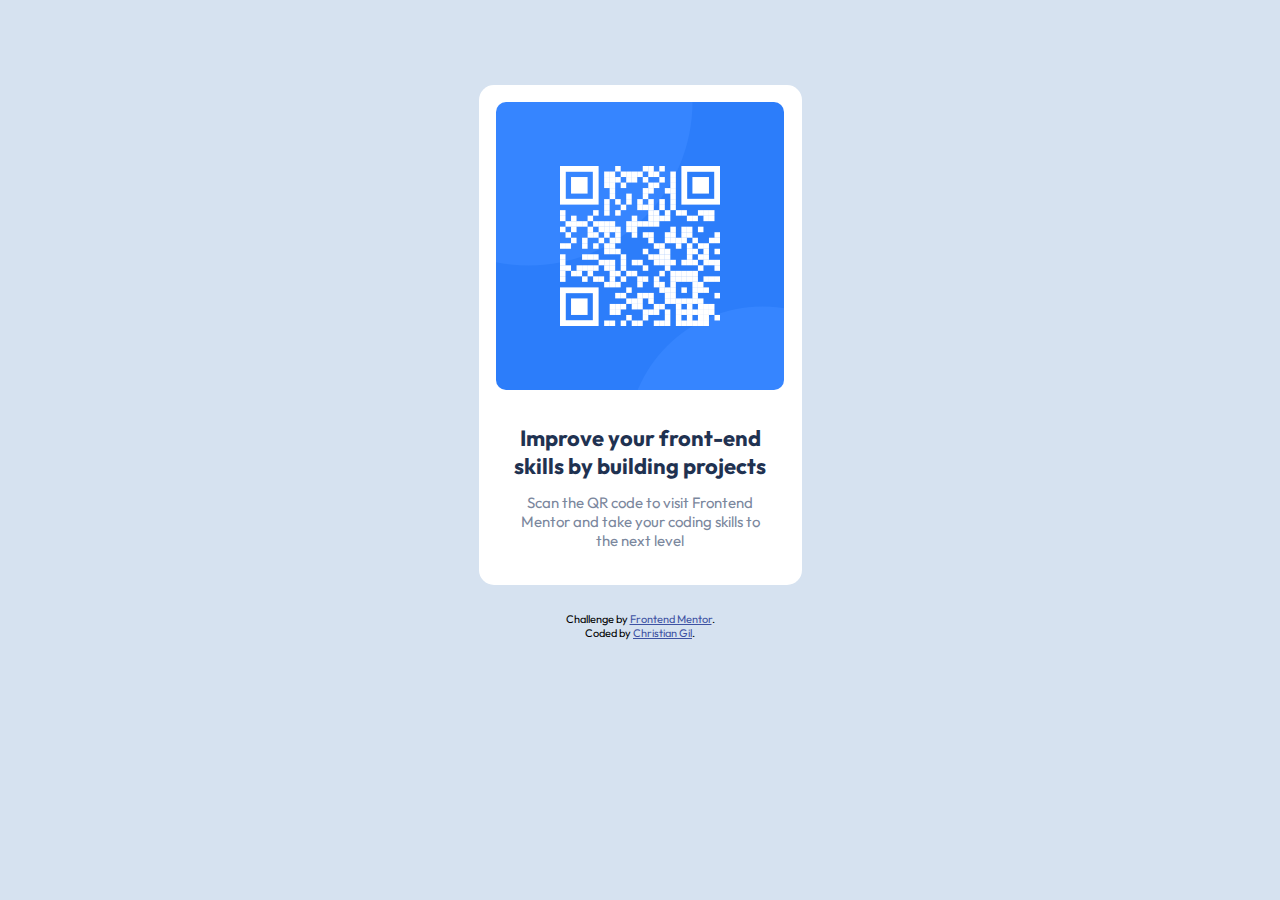
<file: index.html>
<!DOCTYPE html>
<html lang="en">
<head>
  <meta charset="UTF-8">
  <meta name="viewport" content="width=device-width, initial-scale=1.0"> <!-- displays site properly based on user's device -->

  <link rel="icon" type="image/png" sizes="32x32" href="./images/favicon-32x32.png">
  <link rel="stylesheet" href="QRchallenge.css">
  
  <title>Frontend Mentor | QR code component</title>

</head>
<body>
  <div class="containerPrinc">
    <div class="container">
      <div class="subContainer">
        <img src="images/image-qr-code.png" alt="">
      </div>
      <div class="subContainer2">
        <span>Improve your front-end <br>skills by building projects</span>
      </div>
      <div class="subContainer3">
        <p>Scan the QR code to visit Frontend Mentor and take your coding skills to the next level</p>
      </div>
    </div>
    <footer>
      
      <div class="attribution">
        Challenge by <a href="https://www.frontendmentor.io?ref=challenge" target="_blank">Frontend Mentor</a>.<br> 
        Coded by <a href="#">Christian Gil</a>.
      </div>
      
    </footer>
  </div>
</body>
</html>
</file>
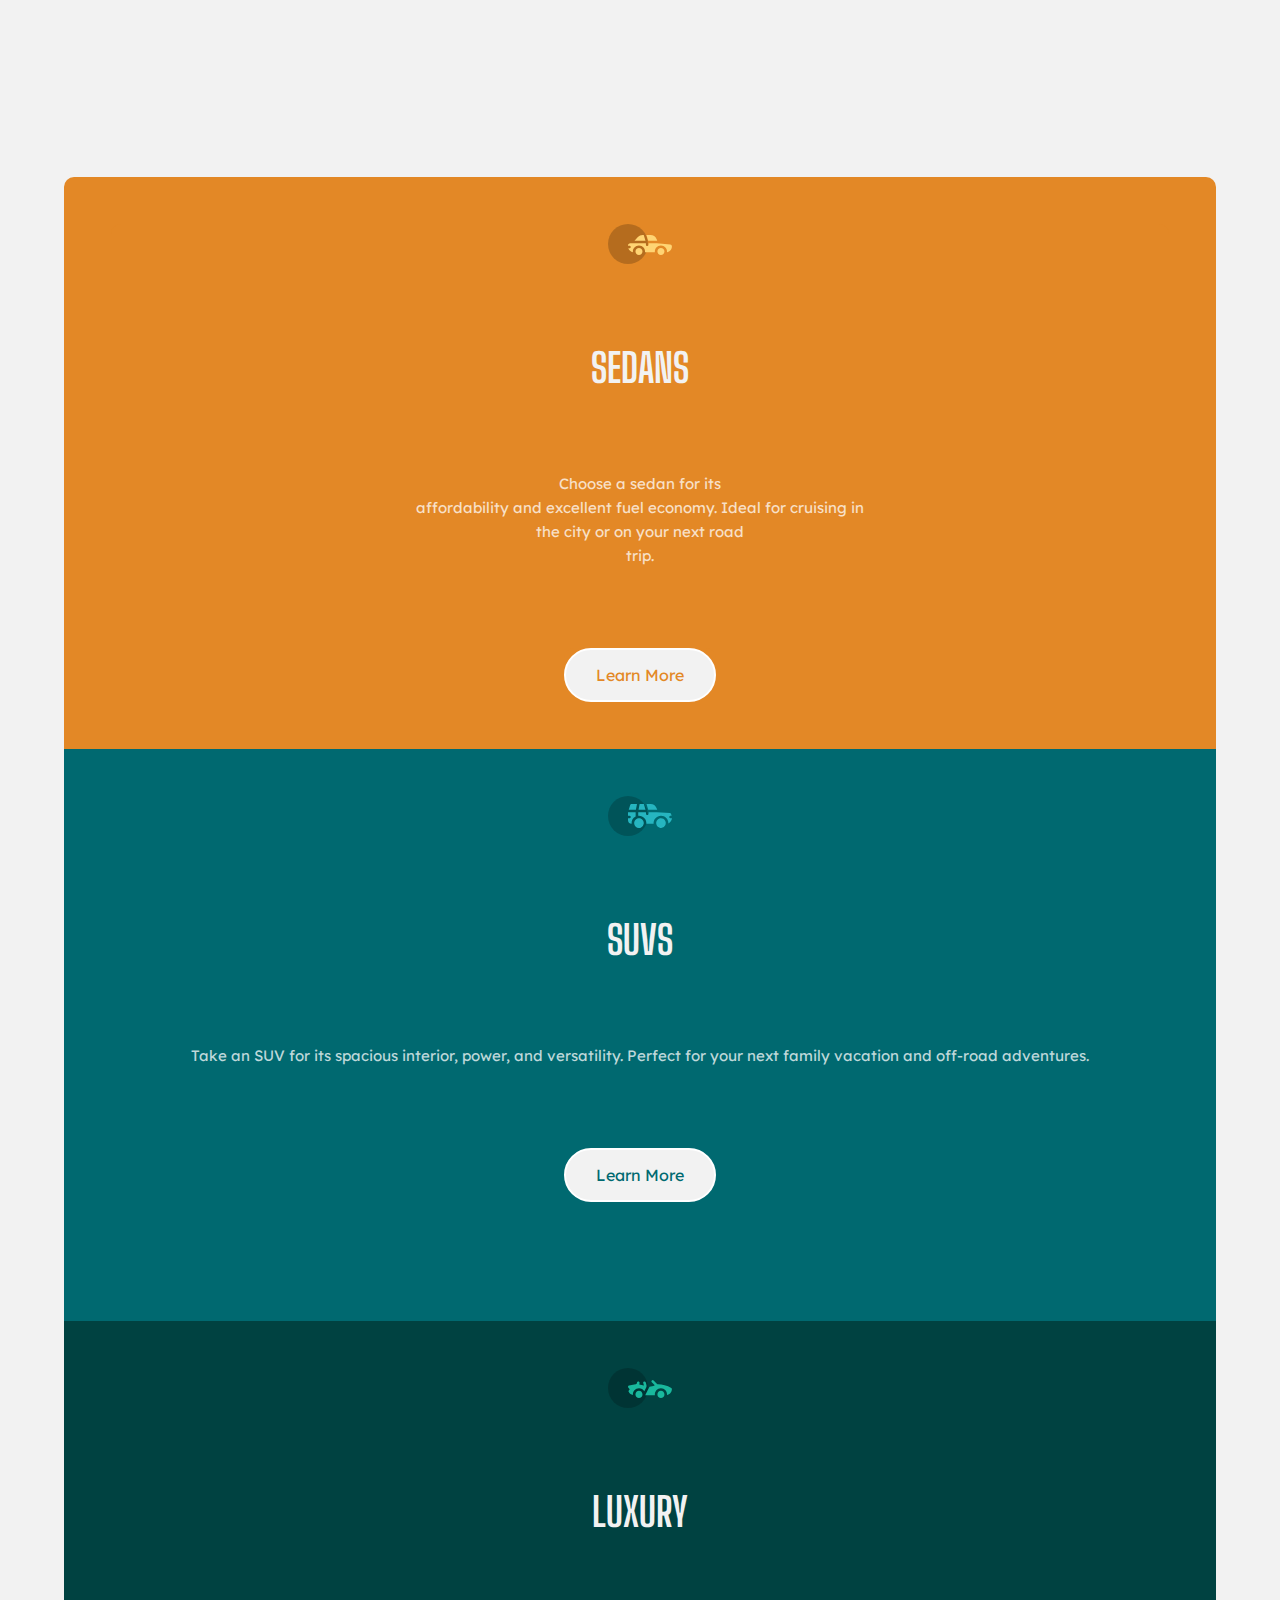
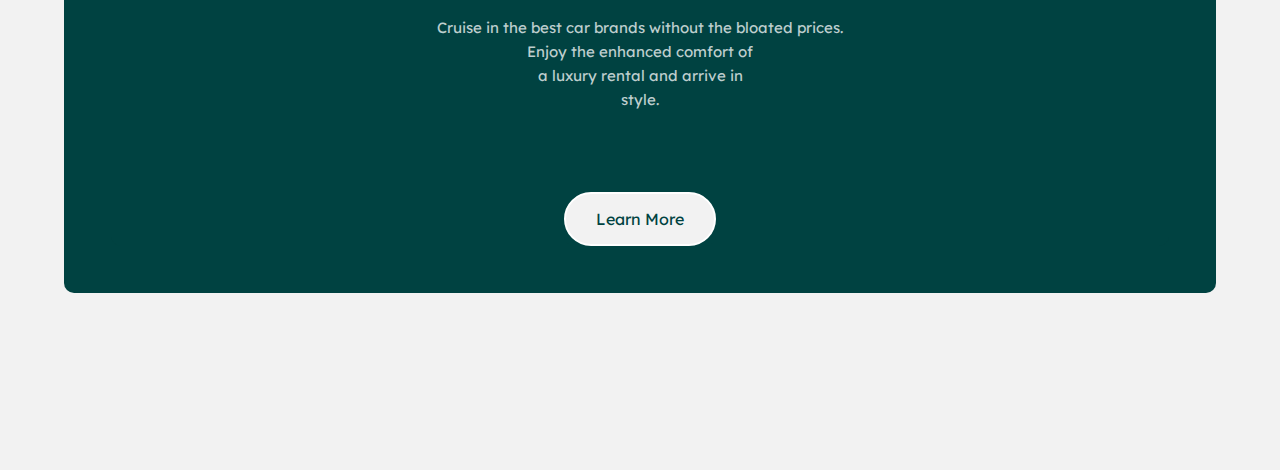
<file: 3-column-card/index.html>
<!DOCTYPE html>
<html lang="en">
<head>
  <meta charset="UTF-8">
  <meta name="viewport" content="width=device-width, initial-scale=1.0"> <!-- displays site properly based on user's device -->

  <link rel="icon" type="image/png" sizes="32x32" href="./images/favicon-32x32.png">
  <link rel="stylesheet" href="style.css">
  <title>Frontend Mentor | 3-column preview card component</title>

</head>
<body>
    <main class="cardCont">
      <div class="backgOrange">
      <div class="orange Cont">
          <img class="imgs" src="images/icon-sedans.svg" alt="">
          <div class="textCont">
            <h1>Sedans</h1>
            <p>Choose a sedan for its <br>affordability and excellent fuel economy. Ideal for cruising in <br>the city 
              or on your next road <br>trip.</p>
      

            </div>
          <div class="orange button">
            <a class="ogText" href="#">Learn More</a>
          </div>
        
      </div>
      </div>

      <div class="backgBlue">
      <div class="blue Cont">
        <img class="imgs" src="images/icon-suvs.svg" alt="">
        <div class="textCont">
          <h1>SUVs</h1>
          <p>Take an SUV for its spacious interior, power, and versatility. Perfect for your next family vacation 
            and off-road adventures.</p>
        </div>
        <div class="blue button">
          <a class="blText" href="#">Learn More</a>
        </div>
      </div>
      </div>

      <div class="backgGreen">
      <div class="green Cont">
        <img class="imgs" src="images/icon-luxury.svg" alt="">
        <div class="textCont">
          <h1>Luxury</h1>
          <p>Cruise in the best car brands without the bloated prices. <br>Enjoy the enhanced comfort of <br>a luxury 
            rental and arrive in <br>style.</p>
        </div>
        <div class="green button">
          <a class="grText" href="#">Learn More</a>
        </div>
      </div>
      </div>
    </main>
  
</body>
</html>
</file>
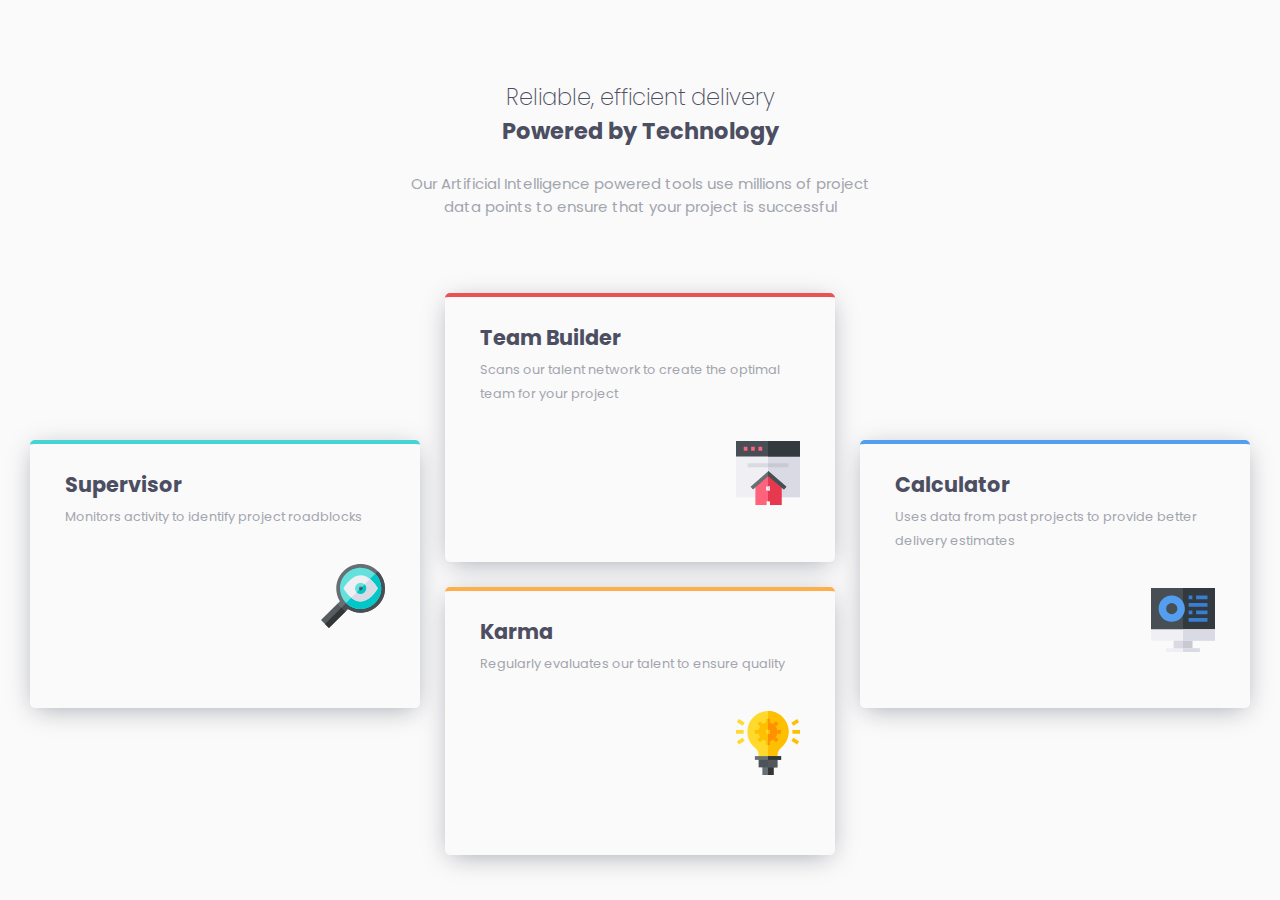
<file: four-card-section/index.html>
<!DOCTYPE html>
<html lang="en">
<head>
  <meta charset="UTF-8">
  <meta name="viewport" content="width=device-width, initial-scale=1.0"> <!-- displays site properly based on user's device -->

  <link rel="icon" type="image/png" sizes="32x32" href="./images/favicon-32x32.png">
  
  <title>Frontend Mentor | Four card feature section</title>
  <link rel="stylesheet" href="style.css">

</head>
<body>
  <main class="container">
    <div class="top-text">
      <h2><span class="fh2">Reliable, efficient delivery</span></h2>
      <h2 class="sh2"><span>Powered by Technology</span></h2>
      <p class="fp">Our Artificial Intelligence powered tools use millions of project data points 
        to ensure that your project is successful</p>
    </div>

    <div class="cards">
      <div class="card1 flex">
        <h3>Supervisor</h3>
        <p>Monitors activity to identify project roadblocks</p>
        <img class="imgs" src="images/icon-supervisor.svg" alt="">
      </div>

      <div class="card2 flex">
        <h3>Team Builder</h3>
        <p>Scans our talent network to create the optimal team for your project</p>
        <img class="imgs" src="images/icon-team-builder.svg" alt="">
      </div>

      <div class="card3 flex">
        <h3>Karma</h3>
        <p>Regularly evaluates our talent to ensure quality</p>
        <img class="imgs" src="images/icon-karma.svg" alt="">
      </div>

      <div class="card4 flex">
        <h3>Calculator</h3>
        <p>Uses data from past projects to provide better delivery estimates</p>
        <img class="imgs" src="images/icon-calculator.svg" alt="">
      </div>
    </div>

  </main>

</body>
</html>
</file>
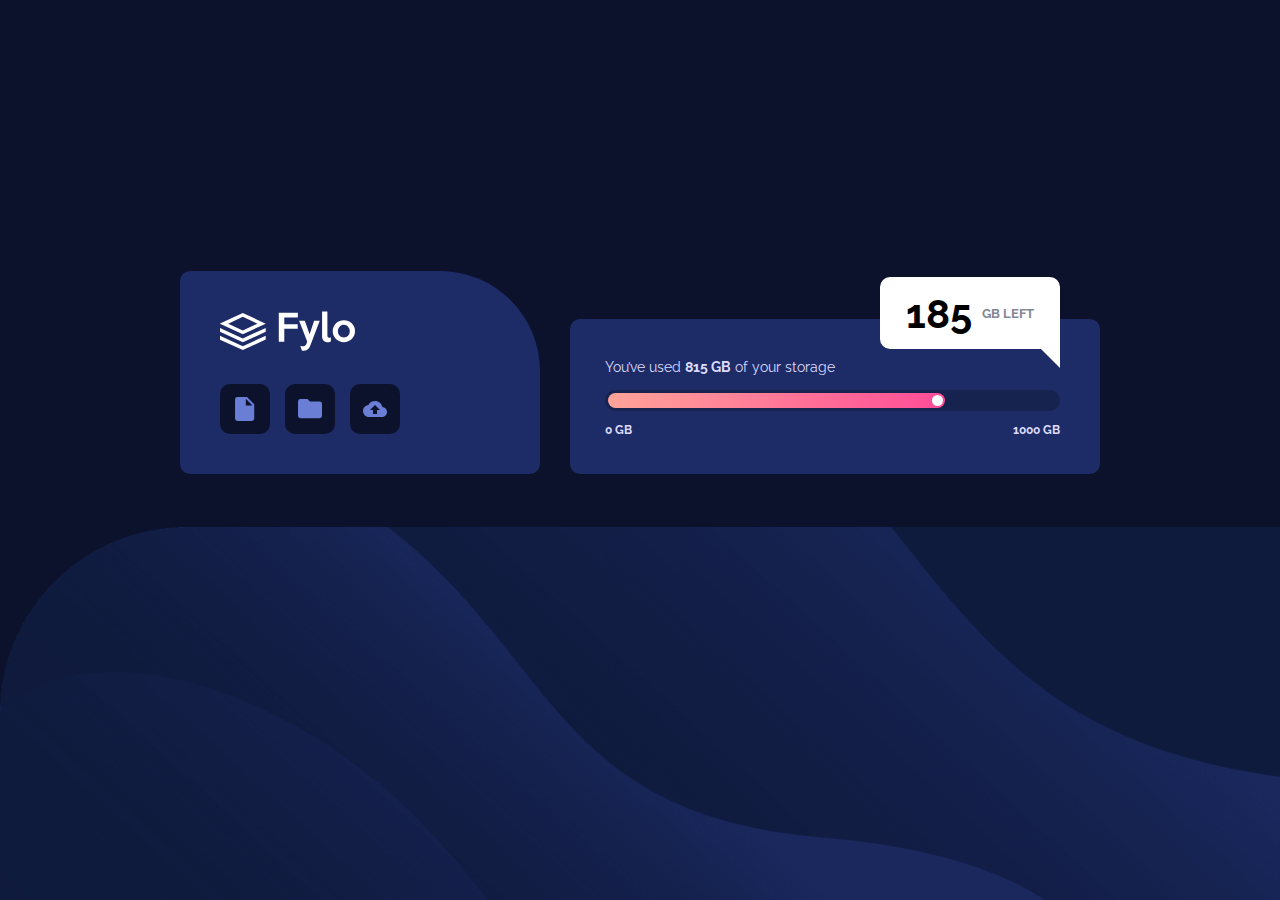
<file: fylo-data-storage/index.html>
<!DOCTYPE html>
<html lang="en">
<head>
  <meta charset="UTF-8">
  <meta name="viewport" content="width=device-width, initial-scale=1.0">
  <link rel="icon" type="image/png" sizes="32x32" href="./images/favicon-32x32.png">
  <link rel="stylesheet" href="style.css">
  <title>Frontend Mentor | Fylo data storage component</title>

</head>
<body>
  <main class="container">
    <div class="top-cont">
      <div class="fylo-cont">
        <img src="images/logo.svg" alt=""> 
      </div>
      <div class="icons-cont">
        <div class="icon">
          <img src="images/icon-document.svg" alt="icon-document">
        </div>
        <div class="icon">
          <img src="images/icon-folder.svg" alt="icon-folder">
        </div>
        <div class="icon">
          <img src="images/icon-upload.svg" alt="icon-upload">
        </div>
      </div>
    </div>

    <div class="bot-cont">
      <div class="data">
        <p>You’ve used <span>815 GB</span> of your storage</p>
        <div class="bg">
          <div class="color">
            <div class="O">

            </div>

          </div>
        </div>
        <div class="gb">
          <div class="gb1">
            <span>0 GB</span>
          </div>
          <div class="gb2">
            <span>1000 GB</span>
          </div>
        </div>
      </div>
      <div class="gb-left">
        <span>185</span> <span>GB Left</span>
      </div>
      
    </div>
  </main>  
</body>
</html>
</file>
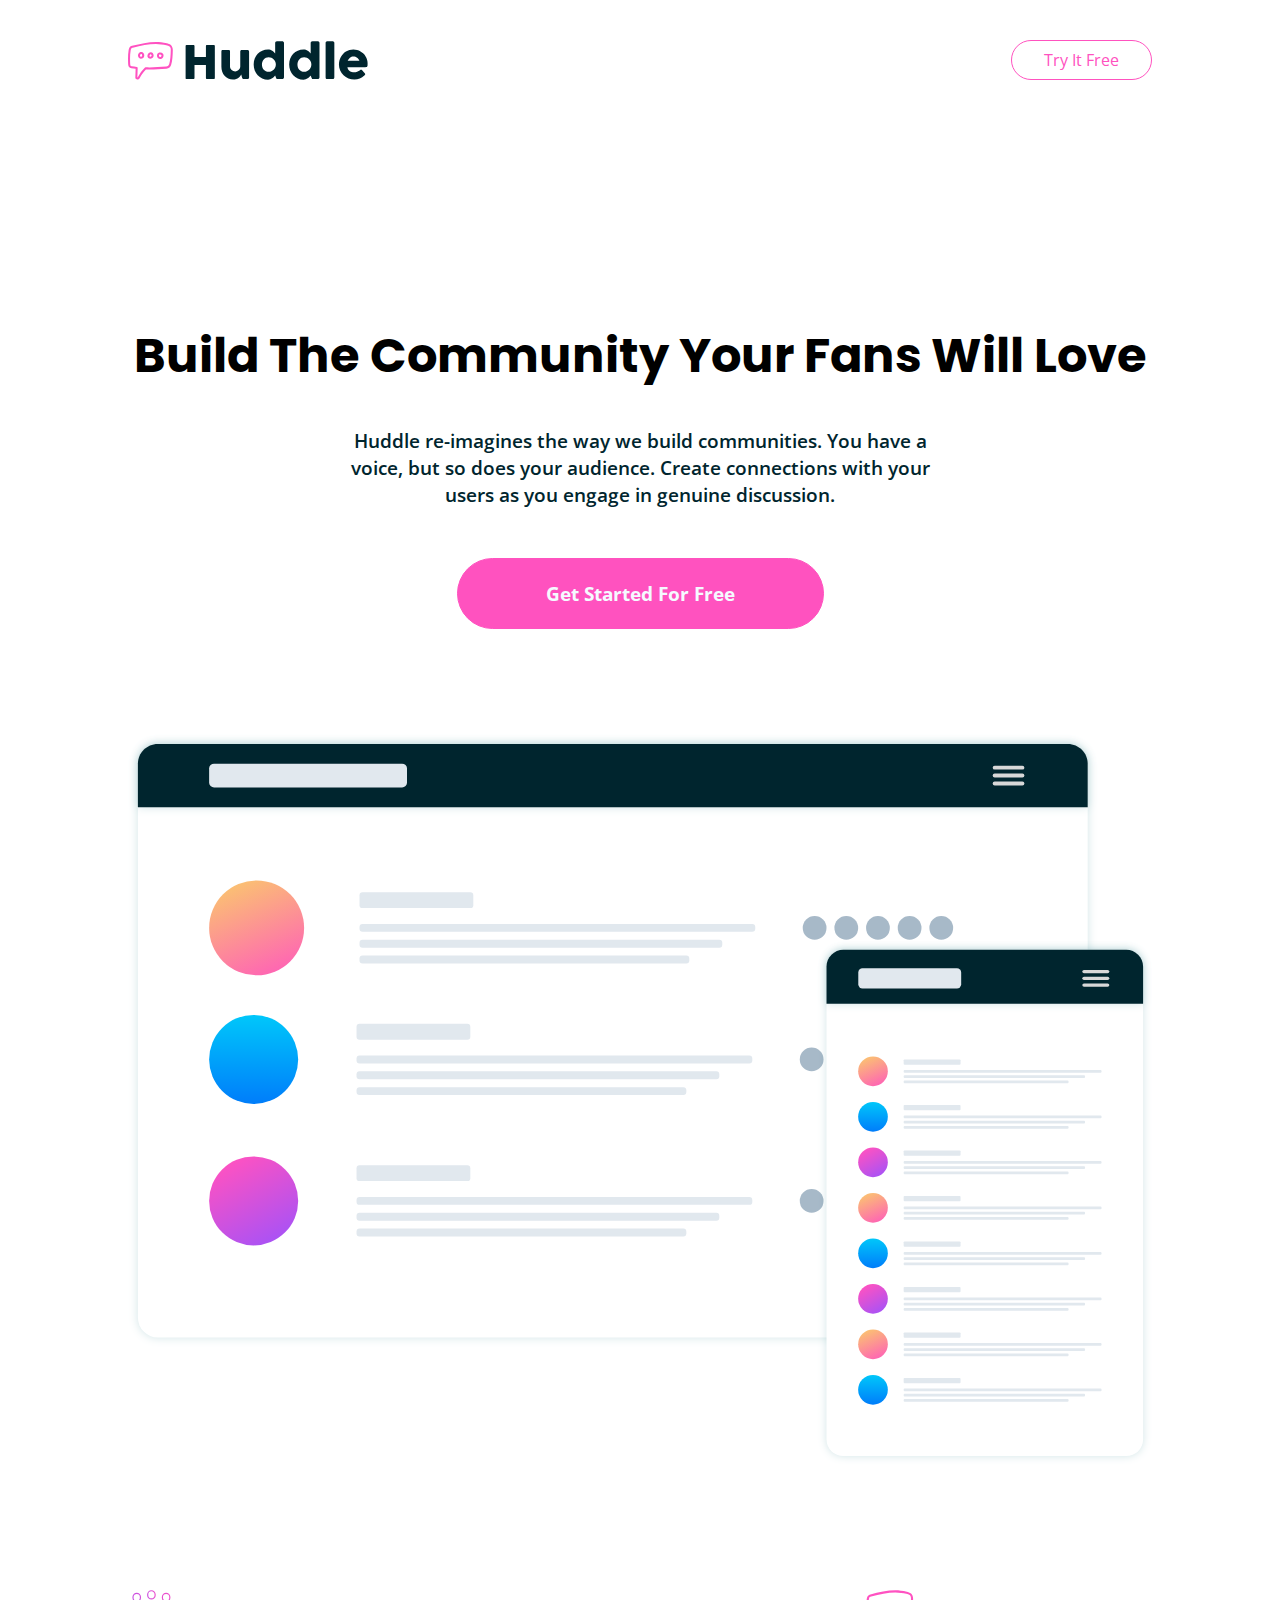
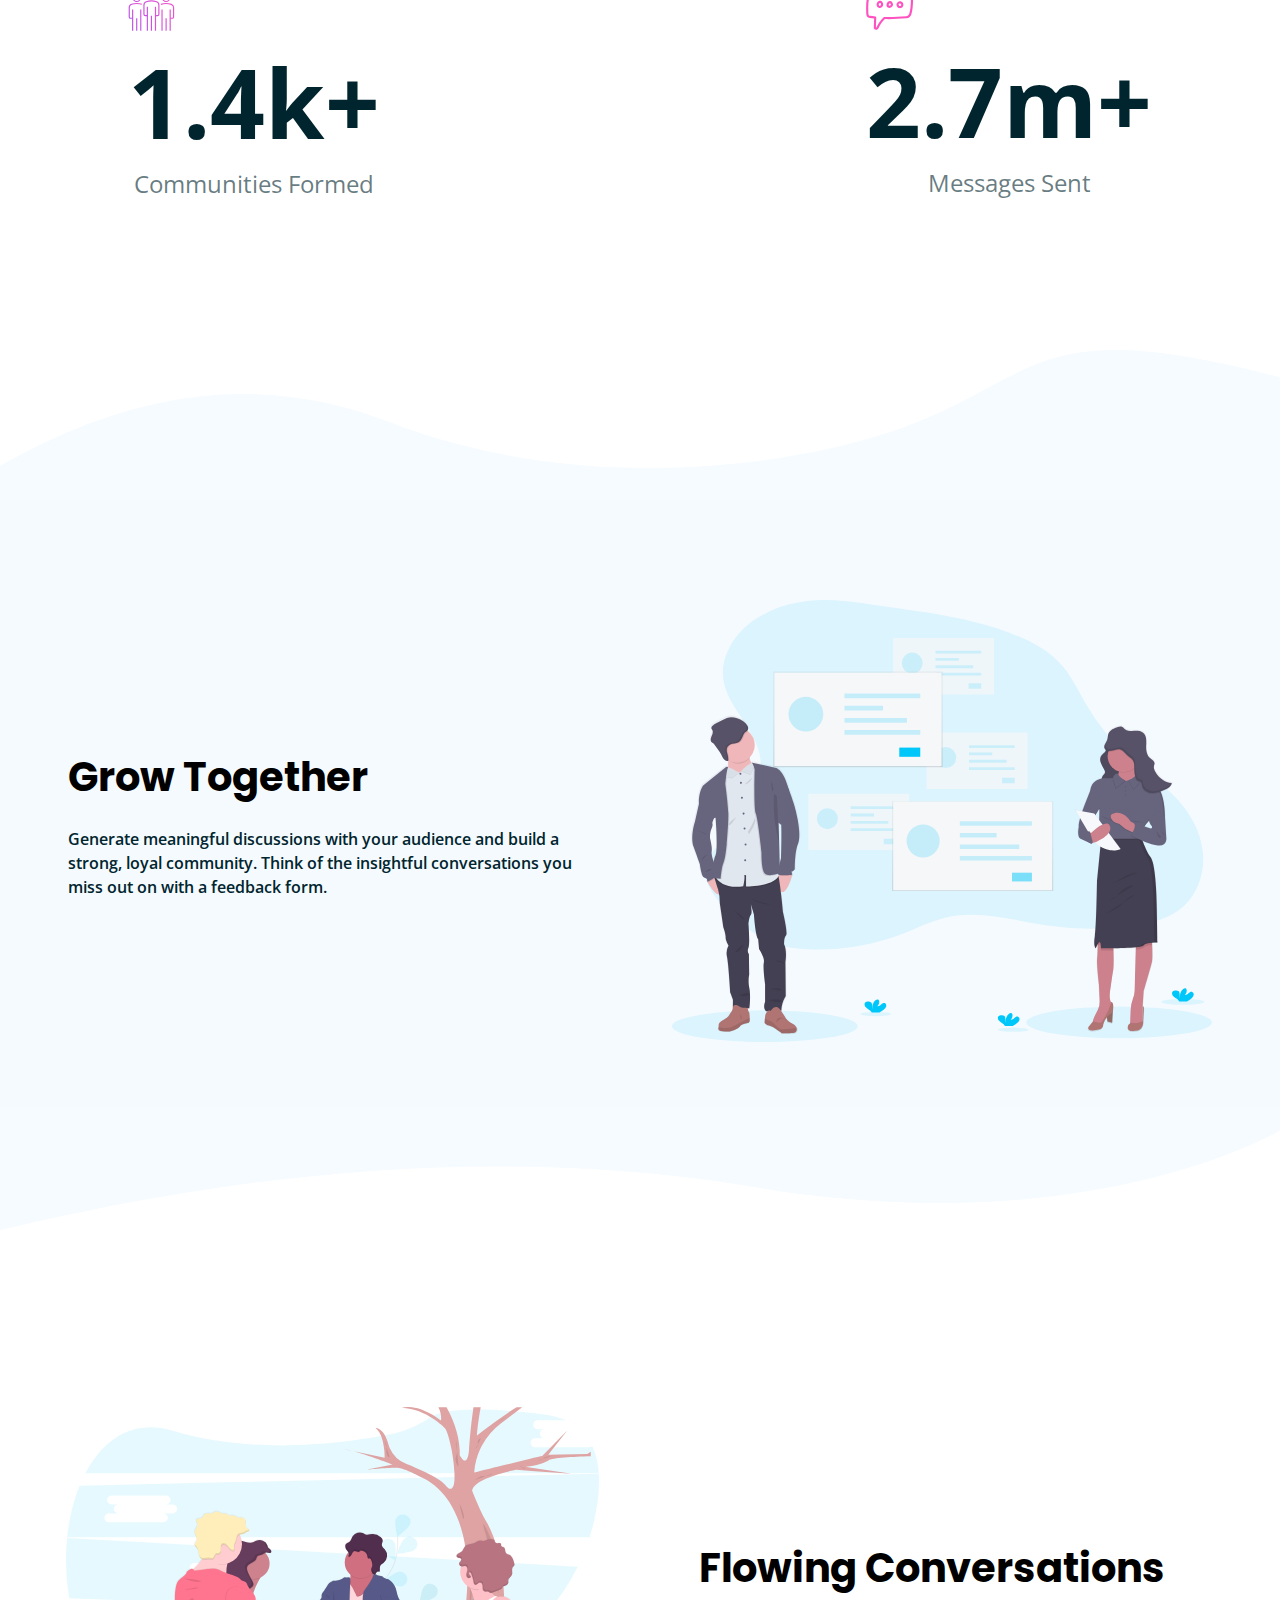
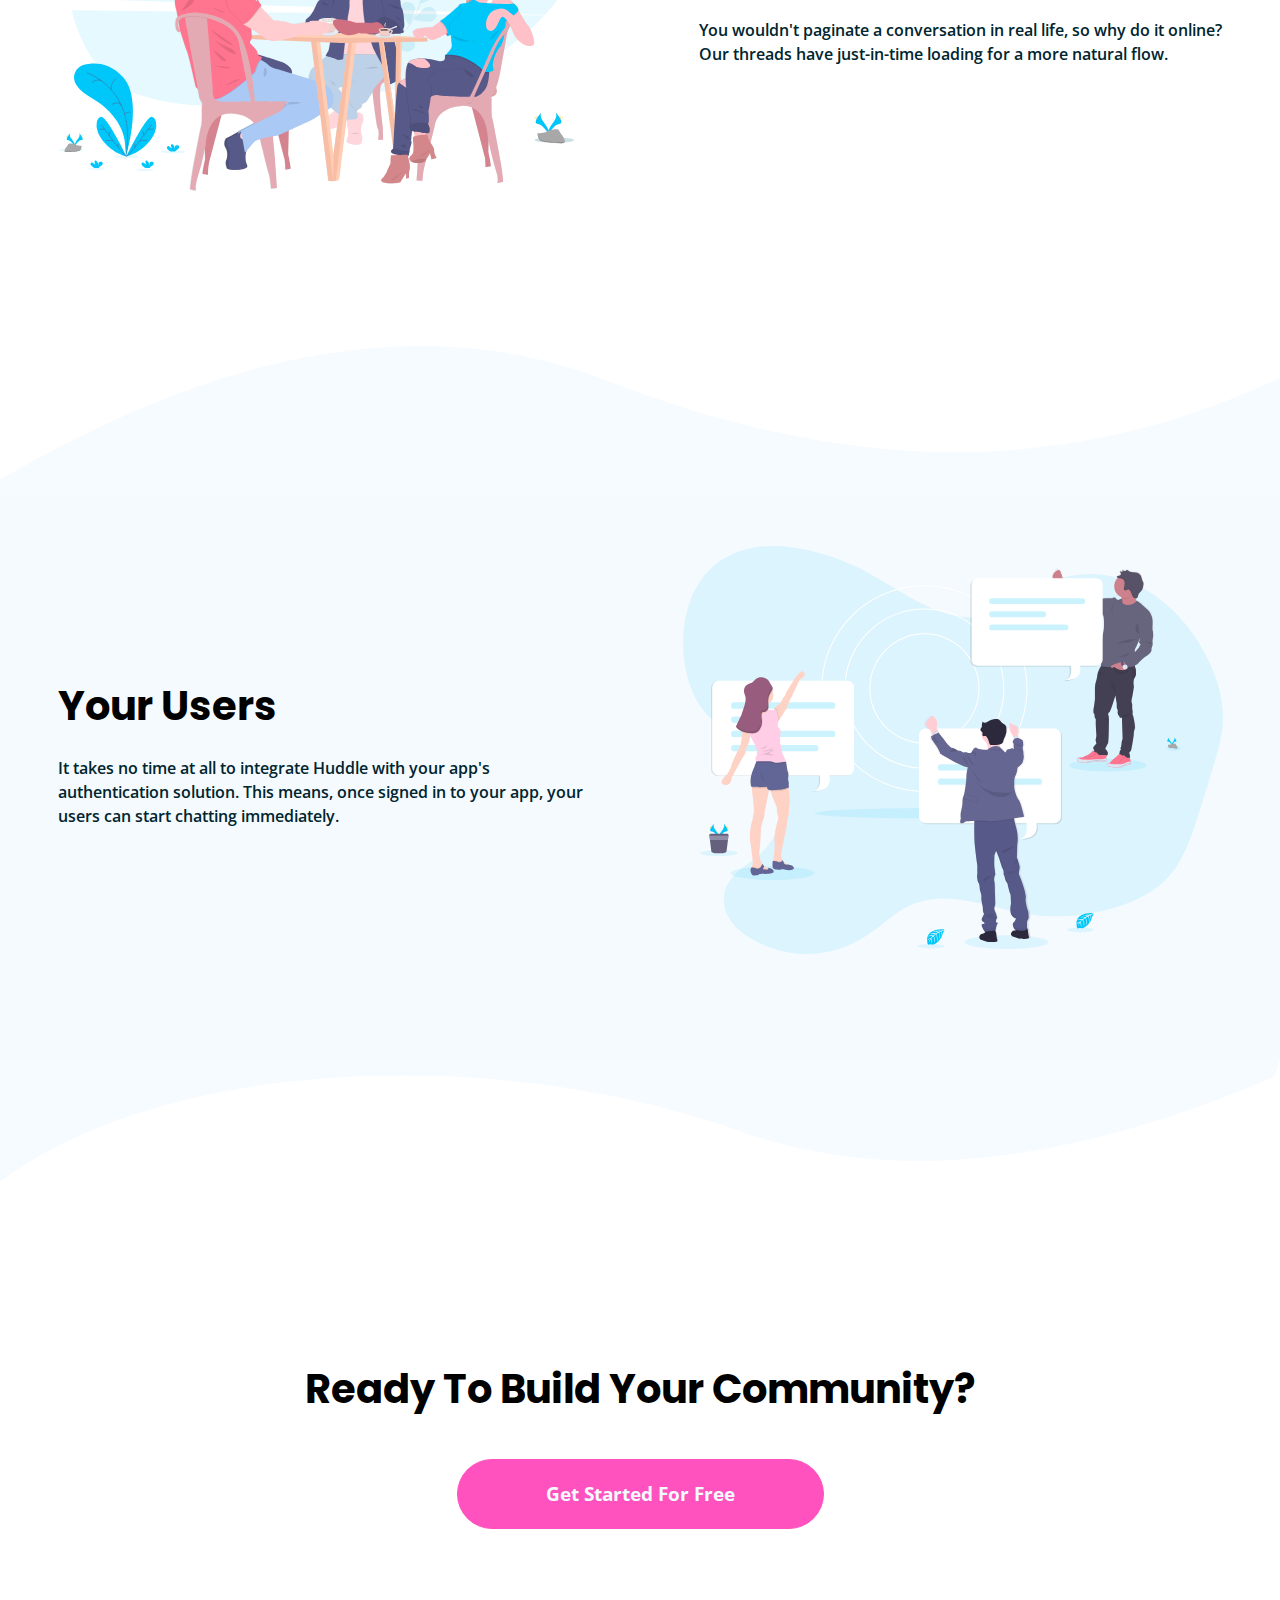
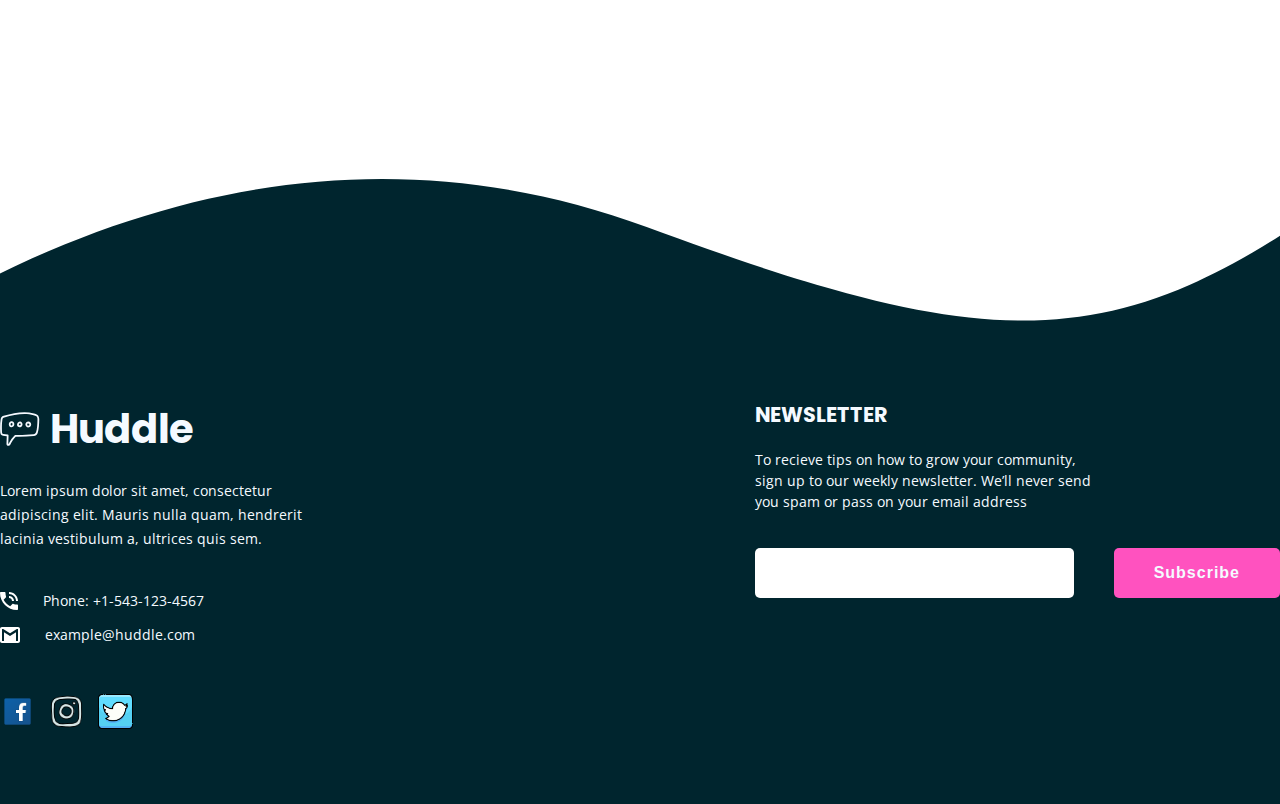
<file: huddle-landing-page/index.html>
<!DOCTYPE html>
<html lang="en">
<head>
  <meta charset="UTF-8">
  <meta name="viewport" content="width=device-width, initial-scale=1.0">

  <link rel="icon" type="image/png" sizes="32x32" href="./images/favicon-32x32.png">
  <link rel="stylesheet" href="style.css">
  <title>Frontend Mentor | Huddle landing page with curved sections</title>
</head>

<body>
  <div class="container">
    <header class="head-cont">
      <div class="huddle">
        <img src="images/logo.svg" alt="">
        <a href="#">Try it free</a>
      </div>
      <div class="main-title">
        <h1>Build The Community Your Fans Will Love</h1>
        <p>Huddle re-imagines the way we build communities. You have a voice, but so does 
          your audience. Create connections with your users as you engage in genuine discussion.
        </p>
        <a class="a-pink" href="#">Get Started For Free</a>
      </div>

    </header>

    <main class="main-cont">
      <div class="sub-cont1">
        <div class="sub-cont2">
          <div class="mockups-img">
            <img class="imags" src="images/screen-mockups.svg" alt="">
          </div>
          <div class="numbers">
            <div class="communities">
              <img class="icon" src="images/icon-communities.svg" alt="">
              <span>1.4k+</span>
              <p>Communities Formed</p>
            </div>
            <div class="messages">
              <img class="icon" src="images/icon-messages.svg" alt="">
              <span>2.7m+</span>
              <p>Messages <br>Sent</p>
            </div>
            <div class="bg-section-top1">
              <img class="mob-bg" src="images/bg-section-top-mobile-1.svg" alt="">
    
              <img class="desk-bg" src="images/bg-section-top-desktop-1.svg" alt="">
            </div>
          </div>
        </div>
      </div>

      <section class="section1">
        <div class="section1-sub-cont flex-sec">
          <div class="grow-img imgpdd">
            <img class="imags img-wt" src="images/illustration-grow-together.svg" alt="">
          </div>
          <div class="text">
            <h2>Grow Together</h2>
            <p>Generate meaningful discussions with your audience and build a<br>strong, loyal community. 
              Think of the insightful conversations you <br>miss out on with a feedback form.
            </p>
          </div> 
        </div> 
      </section>

      <section class="section2">
        <div class="section2-sub-cont flex-sec">
          <div class="flow-img">
            <img class="imags img-wt" src="images/illustration-flowing-conversation.svg" alt="">
          </div>
          <div class="text">
            <h2>Flowing Conversations</h2>
            <p>You wouldn't paginate a conversation in real life, so why do it online? <br>Our threads have 
              just-in-time loading for a more natural flow.
            </p>
          </div>
          <div class="bg-sec-bott-1">
            <img class="mob-bg" src="images/bg-section-bottom-mobile-1.svg" alt="">
            <img class="desk-bg" src="images/bg-section-bottom-desktop-1.svg" alt="">
          </div>
          <div class="bg-section-top1">
            <img class="mob-bg" src="images/bg-section-top-mobile-2.svg" alt="">
            <img class="desk-bg" src="images/bg-section-top-desktop-2.svg" alt="">
          </div>
        </div>  
      </section>

      <section class="section3">
        <div class="section3-sub-cont flex-sec">
          <div class="users-img">
            <img class="imags img-wt" src="images/illustration-your-users.svg" alt="">
          </div>
          <div class="text">
            <h2>Your Users</h2>
            <p>It takes no time at all to integrate Huddle with your app's <br>authentication solution. This means, 
              once signed in to your app, your <br>users can start chatting immediately.
            </p>
          </div> 
        </div> 
      </section>

      <section class="section4">
        <div class="section4-sub-cont">
          <div class="bott-h2">
            <h2>Ready To Build Your Community?</h2>
            <a class="a-pink" href="#">Get Started For Free</a>
          </div>
          <div class="bg-sec-bott-1">
            <img class="mob-bg" src="images/bg-section-bottom-mobile-2.svg" alt="">
            <img class="desk-bg" src="images/bg-section-bottom-desktop-2.svg" alt="">
          </div>
          
        </div>
        <div class="bg-section-top1 imgx50">
          <img class="mob-bg" src="images/bg-footer-top-mobile.svg" alt="">
          <img class="desk-bg" src="images/bg-footer-top-desktop.svg" alt="">
        </div>
      </section>
    </main>

    <footer class="foot-cont">
      <div class="flex-foot">
        <div class="newsletter-cont">
          <h2>Newsletter</h2>
          <p>To recieve tips on how to grow your community, <br>sign up to our weekly newsletter. We’ll never 
            send <br>you spam or pass on your email address
          </p>
          <form action="#">
            <input class="inp-poin" type="email" name="email" required>
            <button>Subscribe</button>
          </form>
        </div>

        <div class="bot-logo">
          <div class="white-logo">
            <img class="huddle-bot" src="images/icon-messages.svg" alt="">
            <h2>Huddle</h2>
          </div>
          <p>Lorem ipsum dolor sit amet, consectetur adipiscing elit. Mauris nulla quam, hendrerit lacinia 
            vestibulum a, ultrices quis sem.
          </p>
          <div class="contact">
            <div class="phone-num">
              <img src="images/icon-phone.svg" alt=""> <span>Phone: +1-543-123-4567</span>
            </div>
            <div class="icon-num">
              <img src="images/icon-email.svg" alt=""> <span>example@huddle.com</span>
            </div>
          </div>

          <div class="social">
            <a href="https://iconos8.es/icons/set/facebook"><img src="images/icons8-facebook-48.png" alt=""></a>
            <a href="https://iconos8.es/icons/set/instagram"><img src="images/icons8-instagram-48.png" alt=""></a>
            <a href="https://iconos8.es/icons/set/twitter"><img src="images/icons8-twitter-64.png" alt=""></a>

          </div>

        </div>
      </div>
  
    </footer>
  </div>
</body>
</html>
</file>
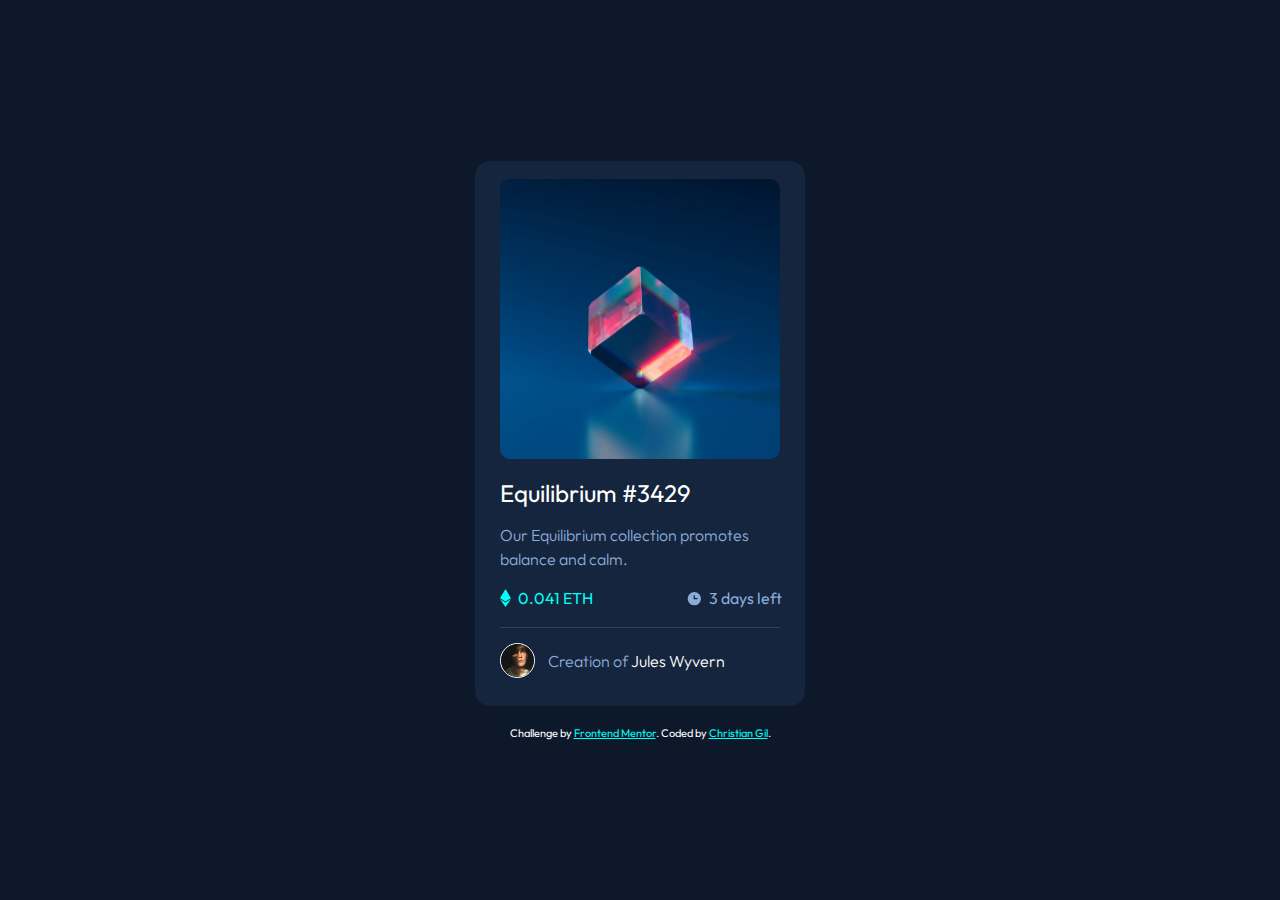
<file: nftCard-challenge/index.html>
<!DOCTYPE html>
<html lang="en">
<head>
  <meta charset="UTF-8">
  <meta name="viewport" content="width=device-width, initial-scale=1.0"> <!-- displays site properly based on user's device -->

  <link rel="icon" type="image/png" sizes="32x32" href="./images/favicon-32x32.png">
  <link rel="stylesheet" href="NFTstyle.css">
  
  <title>Frontend Mentor | NFT preview card component</title>


  <style>
    
  </style>
</head>
<body>
  
  <div class="container">
    <main class="mainCont">
      <div class="imgCont">
        <img src="images/image-equilibrium.jpg" alt="">
        <div class="eye">
        <img src="images/icon-view.svg" alt="">
        </div>
      </div>
  

  
      <div class="secCont">
        <h2>Equilibrium #3429</h2>
        <p>Our Equilibrium collection promotes balance and calm.</p>
        <img src="images/icon-ethereum.svg" alt="">
        <span>0.041 ETH</span>
        <img src="images/icon-clock.svg" alt="">
        <span>3 days left</span>
      </div>
      
      <div class="thrCont">
        <img src="images/image-avatar.png" alt=""><span>Creation of </span><span>Jules Wyvern</span>
      </div>
  
  
  
      
    </main>
    
  
    <footer class="attribution">
    Challenge by <a href="https://www.frontendmentor.io?ref=challenge" target="_blank">Frontend Mentor</a>. 
    Coded by <a href="#">Christian Gil</a>.
    </footer>
  </div>
  
</body>
</html>
</file>
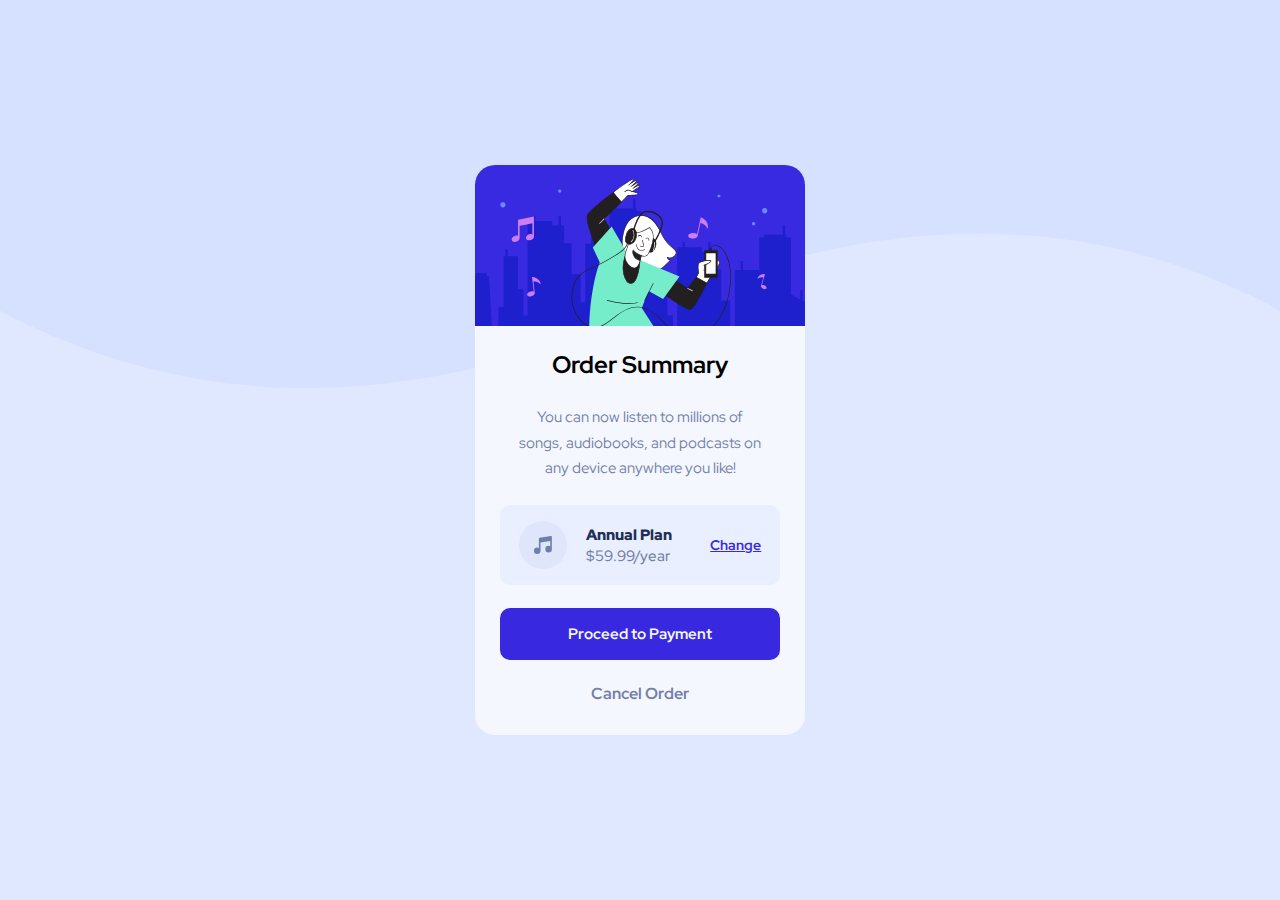
<file: order-summary-component/index.html>
<!DOCTYPE html>
<html lang="en">
<head>
  <meta charset="UTF-8">
  <meta name="viewport" content="width=device-width, initial-scale=1.0"> <!-- displays site properly based on user's device -->

  <link rel="icon" type="image/png" sizes="32x32" href="./images/favicon-32x32.png">
  <link rel="stylesheet" href="styleOrder.css">
  
  <title>Frontend Mentor | Order summary card</title>

</head>
<body>
  <main class="container">
    <div class="imgCont">
    <img src="images/illustration-hero.svg" alt="">
    </div>
    <div class="textCont">
      <h2>Order Summary</h2>

      <p>You can now listen to millions of <br>songs, <span>audiobooks, and podcasts on <br>any 
      device</span> anywhere you like!</p>
    </div>
      
    <div class="iconCont">
      <img src="images/icon-music.svg" alt="">
      <p><span>Annual Plan</span><br><span>$59.99/year</span></p>
      <a href="#">Change</a>
    </div>

    <div class="payment">
    Proceed to Payment
    </div>
    <div class="cancel">
    Cancel Order
    </div>
  </main>
  
</body>
</html>
</file>
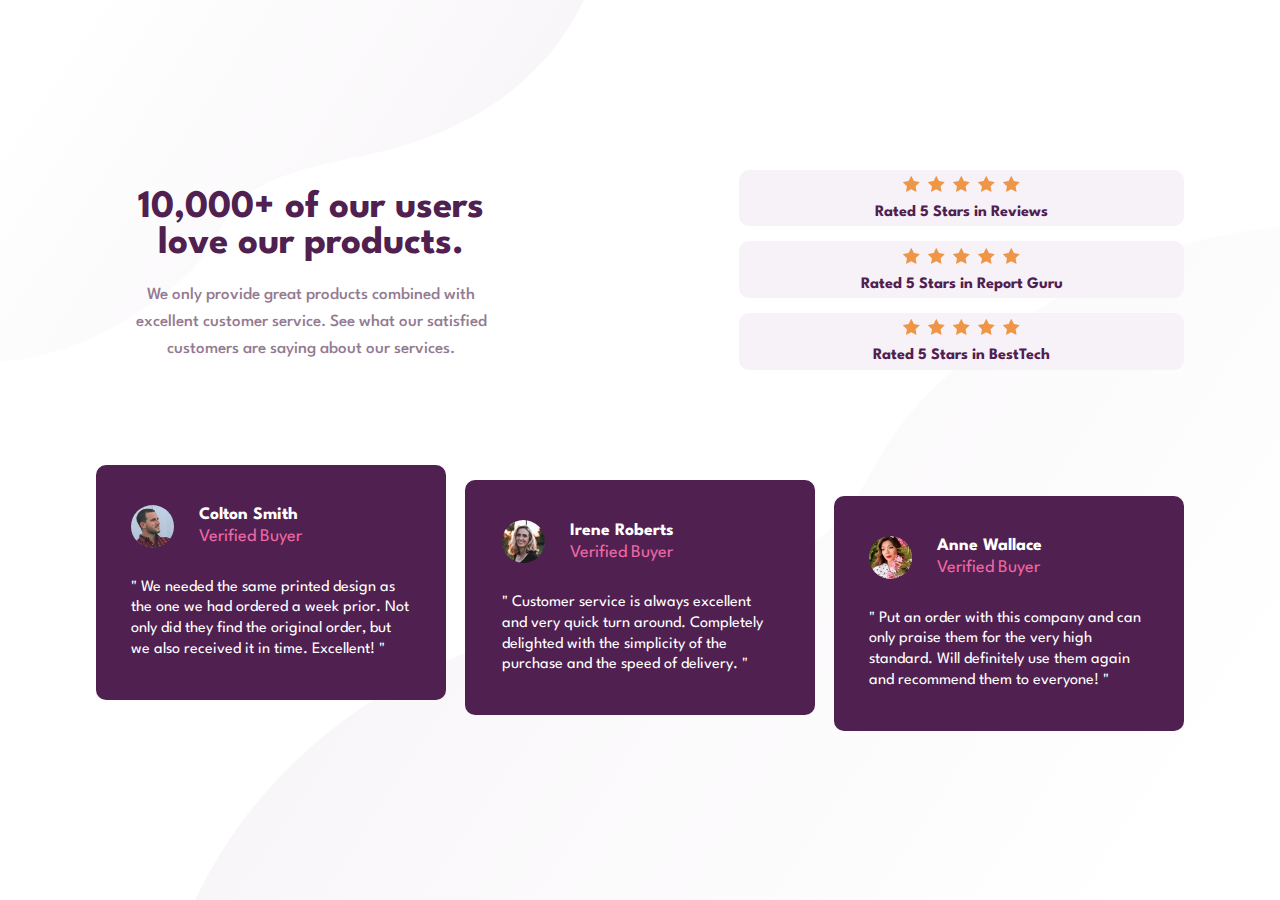
<file: social-proof-section/index.html>
<!DOCTYPE html>
<html lang="en">
  <head>
    <meta charset="UTF-8" />
    <meta name="viewport" content="width=device-width, initial-scale=1.0" />
    <!-- displays site properly based on user's device -->

    <link rel="icon" type="image/png" sizes="32x32" href="./images/favicon-32x32.png"/>
    <link rel="stylesheet" href="style.css">

    <title>Frontend Mentor | Social proof section</title>
  </head>

  <body>
    <div class="container">
      <div class="firstCont">
        <div class="textCont">
        <h1>10,000+ of our users love our products.</h1>
        <p class="fp">We only provide great products combined with excellent customer service.
          See what our satisfied customers are saying about our services.</p>
        </div>

        <div class="starsConts">
          <div class="ratedStars x">
            <div class="stars">
              <img src="images/icon-star.svg" alt="">
              <img src="images/icon-star.svg" alt="">
              <img src="images/icon-star.svg" alt="">
              <img src="images/icon-star.svg" alt="">
              <img src="images/icon-star.svg" alt="">
            </div>

            <div class="rated">
              <span>Rated 5 Stars in Reviews</span>
            </div>
          </div>
          <div class="ratedStars x center">
            <div class="stars">
              <img src="images/icon-star.svg" alt="">
              <img src="images/icon-star.svg" alt="">
              <img src="images/icon-star.svg" alt="">
              <img src="images/icon-star.svg" alt="">
              <img src="images/icon-star.svg" alt="">
            </div>
            <div class="rated">
              <span>Rated 5 Stars in Report Guru</span>
            </div>
          </div>
          <div class="ratedStars right">
            <div class="stars">
              <img src="images/icon-star.svg" alt="">
              <img src="images/icon-star.svg" alt="">
              <img src="images/icon-star.svg" alt="">
              <img src="images/icon-star.svg" alt="">
              <img src="images/icon-star.svg" alt="">
            </div>
            <div class="rated">
              <span>Rated 5 Stars in BestTech</span>
            </div>
          </div>

        </div>
    
      </div>

      <div class="secondCont">
        <div class="card y">
          <div class="RimName">
            <img class="Rimg" src="images/image-colton.jpg" alt="">
            <div class="name">
              <h3>Colton Smith</h3>
              <span class="vBuyer">Verified Buyer</span>
            </div>
          </div>
          <p>" We needed the same printed design as the one we had ordered a week prior.
            Not only did they find the original order, but we also received it in time.
            Excellent! "</p>
        </div>

        <div class="card y centerC">
          <div class="RimName">
            <img class="Rimg" src="images/image-irene.jpg" alt="">
            <div class="name">
              <h3>Irene Roberts</h3>
              <span class="vBuyer">Verified Buyer</span>
            </div>
          </div>
          <p>" Customer service is always excellent and very quick turn around. Completely
            delighted with the simplicity of the purchase and the speed of delivery. "</p>
        </div>

        
        <div class="card rightC">
          <div class="RimName">
            <img class="Rimg" src="images/image-anne.jpg" alt="">
            <div class="name">
              <h3>Anne Wallace</h3>
              <span class="vBuyer">Verified Buyer</span>
            </div>
          </div>
          <p>" Put an order with this company and can only praise them for the very high
            standard. Will definitely use them again and recommend them to everyone! "</p>
        </div>
    
     
      </div>
    </div>
  </body>
</html>
</file>
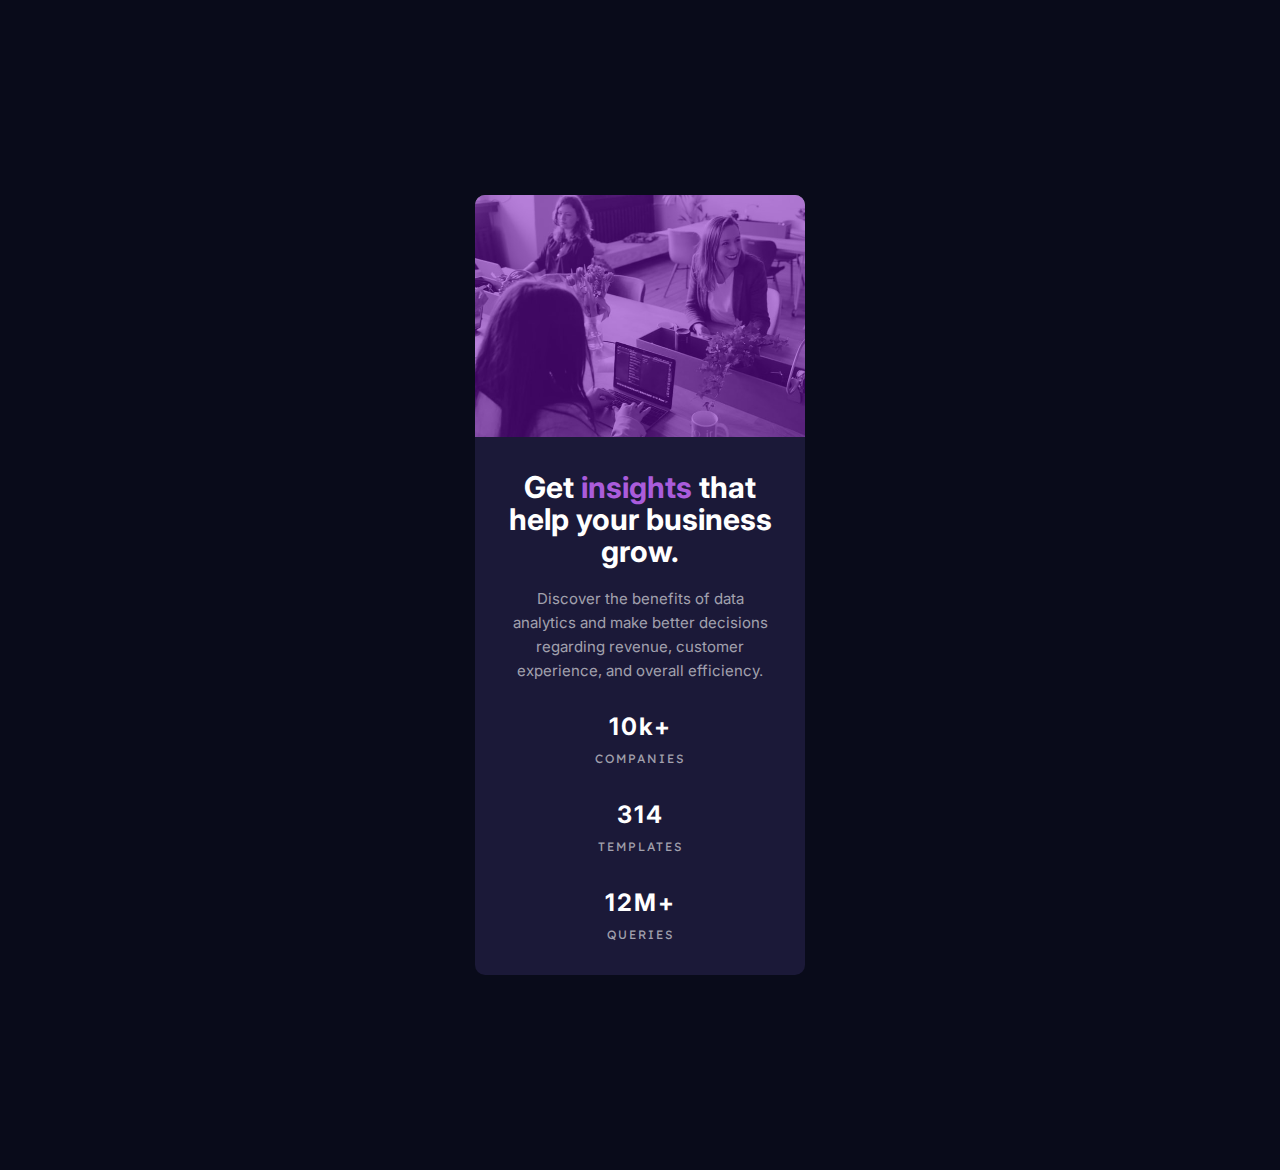
<file: stats-card-component-main/index.html>
<!DOCTYPE html>
<html lang="en">
<head>
  <meta charset="UTF-8">
  <meta name="viewport" content="width=device-width, initial-scale=1.0"> <!-- displays site properly based on user's device -->

  <link rel="icon" type="image/png" sizes="32x32" href="./images/favicon-32x32.png">
  <link rel="stylesheet" href="statsStyle.css">
  <title>Frontend Mentor | Stats preview card component</title>
  
</head>
<body>
  <main class="container">
    <div class="imgCont">
      <img src="images/image-header-mobile.jpg" alt="">
      <img src="images/image-header-desktop.jpg" alt="">
      <div class="backg"></div>
    </div>

    <div class="textCont">
        <h1>Get <span>insights</span> that <br>help your business <br>grow.</h1>

        <p>Discover the benefits of data <br>analytics and make better decisions <br>regarding revenue, customer 
          <br>experience, and overall efficiency.</p>
      

      <div class="secSpan">
        
        <div>
          <p>
          <span>10k+</span> COMPANIES
         </p>
        </div>

        <div>
          <p>
          <span>314</span> TEMPLATES
        </div>
          </p>

        <div>
          <p>
          <span>12M+</span> QUERIES
          </p>
        </div>
        
      </div>
    </div>

  </main>

</body>
</html>
</file>
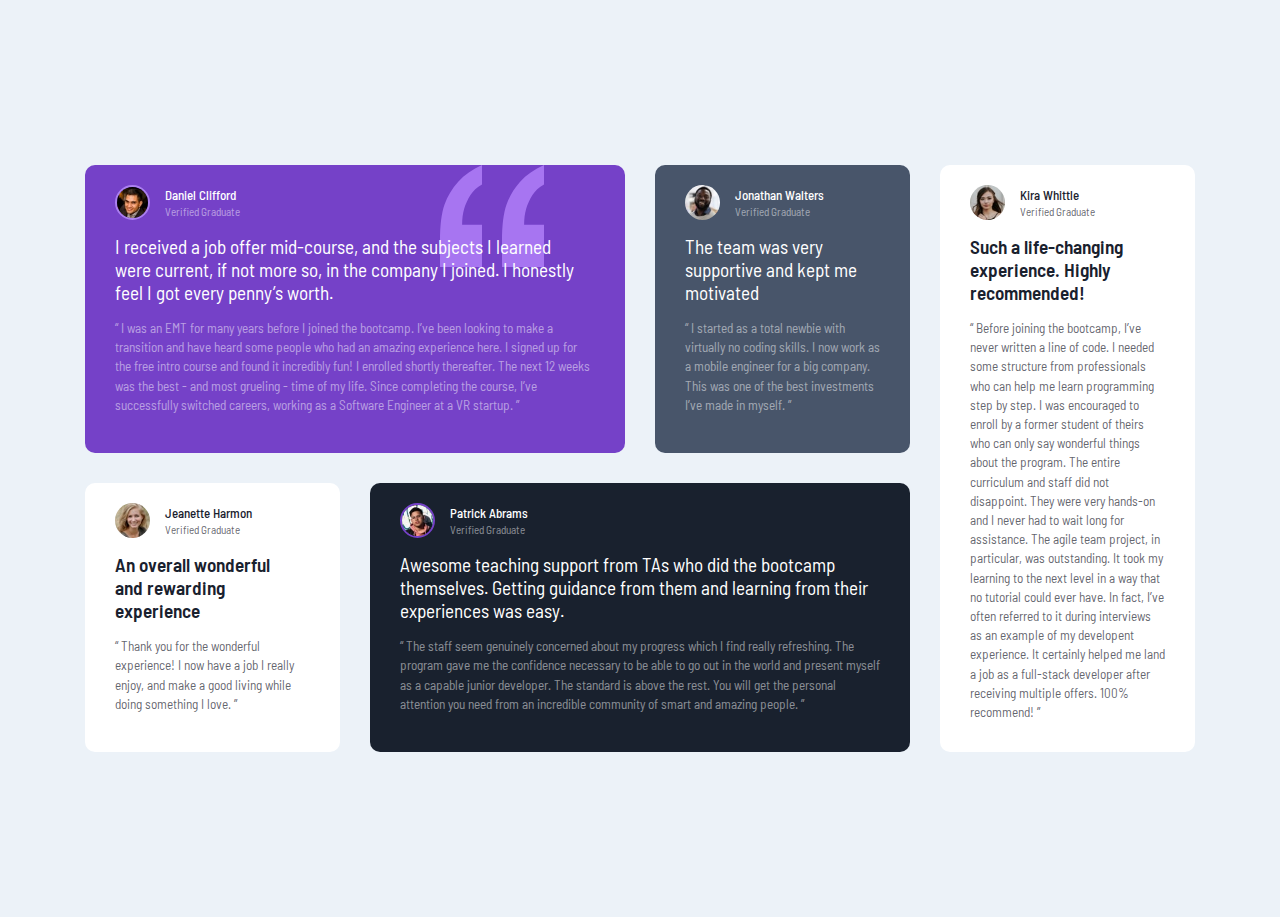
<file: testimonials-grid-section-main/index.html>
<!DOCTYPE html>
<html lang="en">
<head>
  <meta charset="UTF-8">
  <meta name="viewport" content="width=device-width, initial-scale=1.0">

  <link rel="icon" type="image/png" sizes="32x32" href="./images/favicon-32x32.png">
  <link rel="stylesheet" href="style.css">
  <title>Frontend Mentor | testimonials</title>
  
</head>
<body>
  <main class="container">
    <div class="daniel cont">
      <div class="img-name">
        <img src="images/image-daniel.jpg" alt="daniel">
        <div class="name">
          <h4>Daniel Clifford</h4>
          <span>Verified Graduate</span>
        </div>
      </div>

      <div class="text white pd">
        <p>I received a job offer mid-course, and the subjects I learned were current, if not more so, 
        in the company I joined. I honestly feel I got every penny’s worth.</p>
      
        <p>“ I was an EMT for many years before I joined the bootcamp. I’ve been looking to make a 
        transition and have heard some people who had an <br>amazing experience here. I signed up 
        for the <br>free intro course and found it incredibly fun! I enrolled shortly thereafter. 
        The next 12 weeks <br>was the best - and most grueling - time of my <br>life. Since completing 
        the course, I’ve <br>successfully switched careers, working as a Software Engineer at a VR startup. ”</p>
      </div>
    </div>

    <div class="jon cont">
      <div class="img-name">
        <img src="images/image-jonathan.jpg" alt="jonathan">
        <div class="name">
          <h4>Jonathan Walters</h4>
          <span>Verified Graduate</span>
        </div>
      </div>

      <div class="text white">
        <p>The team was very supportive and kept me motivated</p>
      
        <p>“ I started as a total newbie with virtually no coding skills. I now work as a mobile engineer 
          for a big company. This was one of the best investments I’ve made in myself. ”</p>
      </div>
    </div>

    <div class="jean cont">
      <div class="img-name">
        <img src="images/image-jeanette.jpg" alt="jeanette">
        <div class="name">
          <h4>Jeanette Harmon</h4>
          <span>Verified Graduate</span>
        </div>
      </div>

      <div class="text black pd">
        <p>An overall wonderful and rewarding experience</p>
      
        <p>“ Thank you for the wonderful experience! I now have a job I really enjoy, and make a good living 
          while doing something I love. ”</p>
      </div>
    </div>

    <div class="pat cont">
      <div class="img-name">
        <img src="images/image-patrick.jpg" alt="patrick">
        <div class="name">
          <h4>Patrick Abrams</h4>
          <span>Verified Graduate</span>
        </div>
      </div>

      <div class="text white">
        <p>Awesome teaching support from TAs who did the bootcamp themselves. Getting guidance from them and 
          learning from their experiences was easy.</p>
      
        <p>“ The staff seem genuinely concerned about my progress which I find really refreshing. The <br>program 
          gave me the confidence necessary to be able to go out in the world and present myself as a capable 
          junior developer. The standard is above the rest. You will get the personal attention you need from 
          an incredible community of smart and amazing people. ”</p>
      </div>
    </div>

    <div class="kira cont">
      <div class="img-name">
        <img src="images/image-kira.jpg" alt="kira">
        <div class="name">
          <h4>Kira Whittle</h4>
          <span>Verified Graduate</span>
        </div>
      </div>

      <div class="text black">
        <p>Such a life-changing experience. Highly recommended!</p>
      
        <p>“ Before joining the bootcamp, I’ve never written a line of code. I needed some structure from 
          professionals who can help me learn programming step by step. I was encouraged to enroll by a <br>former 
          student of theirs who can only say wonderful things about the program. The entire curriculum and staff 
          did not disappoint. They were very hands-on and I never had to wait long for assistance. The agile team 
          project, in particular, was outstanding. It took my learning to the next level in a way that no tutorial 
          could ever have. In fact, I’ve often referred to it during interviews as an example of my developent 
          experience. It certainly helped me land a job as a full-stack developer after receiving multiple offers. 
          100% recommend! ”</p>
      </div>
    </div>

  </main>
  
  
</body>
</html>
</file>
<file: QRchallenge.css>
@import url('https://fonts.googleapis.com/css2?family=Outfit:wght@400;700&display=swap');

* {
    padding: 0;
    margin: 0;
    box-sizing: border-box;
}
body {
    background-color: hsl(212, 45%, 89%);
    font-family: 'Outfit', sans-serif;
}
.containerPrinc {
    display: flex;
    flex-direction: column;
    align-items: center;
}
.container {
    background-color: hsl(0, 0%, 100%);
    width: 323px;
    height: 500px;
    display: flex;
    flex-direction: column;
    justify-content: space-around;
    align-items: center;
    margin: 85px 0 0 0;
    border-radius: 15px;
}
.subContainer, .subContainer img {
    width: 288px;
    height: 288px;
    border-radius: 10px;
}
.subContainer2, .subContainer3 {
    width: 255px;
    height: 55px;
    text-align: center;
}
.subContainer3, .subContainer3 p {
    font-size: 15px;
    font-weight: 400;
    color: hsl(220, 15%, 55%);
    /* margin-bottom: 65px; */
    
}
.subContainer3 {
    transform: translate(0, -20px);
}
.subContainer2 span {
    font-weight: 700;
    font-size: 22px;
    color: hsl(218, 44%, 22%)
}
.attribution {
    margin-top: 27px;
    text-align: center;
    font-size: 11px; 
    width: 323px;
    height: 45px;
}

.attribution a { 
    color: hsl(228, 45%, 44%);

}
</file>
<file: 3-column-card/style.css>
@import url('https://fonts.googleapis.com/css2?family=Big+Shoulders+Display:wght@700&family=Lexend+Deca&display=swap');

:root {
    --orange-card: hsl(31, 77%, 52%);
    --blue-card: hsl(184, 100%, 22%);
    --green-card: hsl(179, 100%, 13%);
    --paragr: hsla(0, 0%, 100%, 0.75);
    --buttons-h1: hsl(0, 0%, 95%);  
}
* {
    padding: 0;
    margin: 0;
    box-sizing: border-box;
}
body {
    background-color: var(--buttons-h1);
    display: flex;
    justify-content: center;
    align-items: center;
    min-height: 230vh;
}
.cardCont {
    width: 90%;
    border-radius: 10px;
    display: grid;
    grid-template-rows: 1fr 1fr 1fr;
    
}
a {
    border-radius: 30px;
    padding: 15px 30px;
    text-decoration: none;
    background-color: var(--buttons-h1);
    display: inline-block;
    font-family: 'Lexend Deca', sans-serif;
    border: 2px solid white;
}
a:hover {
    background-color: transparent;
    color: white;
}

h1 {
    font-family: 'Big Shoulders Display', cursive;
    text-transform: uppercase;
    font-weight: 700;
    font-size: 2.5rem;
    margin-bottom: 27px;
    color: var(--buttons-h1);
}
.imgs {
    margin-bottom: 35px;
}
p {
    margin-bottom: 25px;
    line-height: 1.5rem;
    font-size: 15px;
    color: var(--paragr);
    font-weight: 400;
    font-family: 'Lexend Deca', sans-serif;
}
.backgOrange, .orange {
    background-color: var(--orange-card);
    border-radius: 10px 10px 0 0;
}
.Cont {
    display: flex;
    flex-direction: column;
    justify-content: space-around;
    align-items: flex-start;
    margin: 47px;
}
.backgBlue, .blue {
    background-color: var(--blue-card);
}
.backgGreen, .green{
    background-color: var(--green-card);
    border-radius: 0 0 10px 10px;
}
.ogText {
    color: var(--orange-card);
}
.blText {
    color: var(--blue-card);
}
.grText {
    color: var(--green-card);
}


@media only screen and (min-width: 768px) {
    .Cont {
        align-items: center;
        text-align: center;
    }
    .imgs, h1, p{
        margin-bottom: 5rem;
    }
}


@media only screen and (min-width: 1440px) {
    body {
        min-height: 100vh;
}
    .cardCont {
        display: grid;
        grid-template-columns: 1fr 1fr 1fr;
        grid-template-rows: none;
        padding: 0 16.4rem;
        
    }
    br {
        display: none; 
    }
    p {
        margin-bottom: 90px;
    }
    .backgOrange {
        border-radius: 10px 0 0 10px;
    }
    .backgGreen {
        border-radius: 0 10px 10px 0;
    }
    .Cont {
        align-items: flex-start;
        text-align: left;
    }
    .imgs {
        margin-bottom: 35px;
    } 
    h1 {
        margin-bottom: 27px;
    }
}
</file>
<file: four-card-section/style.css>
@import url('https://fonts.googleapis.com/css2?family=Poppins:wght@200;400;600&display=swap');
:root {
--Red: hsl(0, 78%, 62%);
--Cyan: hsl(180, 62%, 55%);
--Orange: hsl(34, 97%, 64%);
--Blue: hsl(212, 86%, 64%);
--Very-Dark-Blue: hsl(234, 12%, 34%);
--Grayish-Blue: hsl(229, 6%, 66%);
--Very-Light-Gray: hsl(0, 0%, 98%);
}

* {
    margin: 0;
    padding: 0;
    box-sizing: border-box;
}

body {
    font-family: 'Poppins', sans-serif;
    font-size: 15px;
    background-color: hsl(0, 0%, 98%);
}
.container {
    margin: 80px 30px;
}
h2 {
    text-align: center;
    color: var(--Very-Dark-Blue);
}
.fh2 {
    font-weight: 200;
    color: var(--Very-Dark-Blue);
}
.sh2 {
    margin-bottom: 1.5rem;
}
.fp {
    text-align: center;
    color: var(--Grayish-Blue);
}
.top-text {
    margin-bottom: 75px;
}
.cards {
    display: grid;
    grid-template-rows: 1fr 1fr 1fr 1fr;
    gap: 25px;
}
.flex {
    display: flex;
    flex-direction: column;
    border-radius: 5px;
    padding: 25px 35px;
    box-shadow: 0px 5px 25px -5px var(--Grayish-Blue);
}
.imgs {
    align-self: flex-end;
    
}
h3 {
    color: var(--Very-Dark-Blue);
    margin-bottom: 5px;
    font-size: 1.3rem;
}
.cards p {
    color: var(--Grayish-Blue);
    font-size: 0.80rem;
    margin-bottom: 35px;
    line-height: 1.5rem;
}
.card1 {
    border-top: 4px solid hsl(180, 62%, 55%);
}
.card2 {
    border-top: 4px solid hsl(0, 78%, 62%);
}
.card3 {
    border-top: 4px solid hsl(34, 97%, 64%);
}
.card4 {
    border-top: 4px solid hsl(212, 86%, 64%);
}

@media only screen and (min-width: 768px) {
    .cards {
        grid-template-columns: 1fr 1fr;
        grid-template-rows: 1fr 1fr;
    }
    .top-text {
        margin: 0 30% 75px 30%;  
    }
}
@media only screen and (min-width: 1024px) {
    .cards {
        grid-template-columns: 1fr 1fr 1fr;
        grid-template-rows: repeat(4, 25%);
        gap: 25px 25px;
        
    }
    .card1 {
        grid-area: 2 / 1 / span 2 / span 1;
    }
    .card2 {
        grid-area: 1 / 2 / span 2 / span 1;
        /* margin-bottom: 25px; */
    }
    .card3 {
        grid-area: 3 / 2 / span 2 / span 1;
    }
    .card4 {
        grid-area: 2 / 3 / 4 / 4;
    }
}

@media only screen and (min-width: 1440px) {
    .container {
        /* margin: 80px 165px; */
        margin: 50px auto 50px auto;
    }
    .fh2, .sh2 {
        font-size: 2.3rem;
    }
    .cards {
        padding: 0 55px;
    }
    h3 {
        margin-bottom: 0.75rem;
    }
    .cards {
        padding: 75px 0;
    }
    .top-text {
        margin: 0 auto 0 auto;
        width: 48%;
    }
    .container {
        width: 77%;
    }
    /* .cards p {
        margin-bottom: 0;
    } */
    .flex {
        padding: 25px 35px 0 35px;
    }

    /* .card1, .card3, .card4 {
        margin-bottom: 25px;
    }
    .card2 {
        margin-top: 25px;
    } */
}
</file>
<file: fylo-data-storage/style.css>
@import url('https://fonts.googleapis.com/css2?family=Raleway:wght@400;700&display=swap');
* {
    padding: 0;
    margin: 0;
    box-sizing: border-box;
}

body {
    background: url('images/bg-mobile.png');
    font-family: 'Raleway', sans-serif;
    font-size: 14px;
}
.container {
    max-width: 325px;
    margin: 125px auto;
    display: grid;
    gap: 15px;
}
.top-cont {
    background-color: hsl(228, 56%, 26%);
    display: flex;
    flex-direction: column;
    padding: 40px 0 40px 40px;
    border-radius: 10px 100px 10px 10px;
}
.fylo-cont {
    margin-bottom: 30px;
}
.icon {
    background-color: hsl(229, 57%, 11%);
    width: 50px;
    height: 50px;
    display: flex;
    justify-content: center;
    align-items: center;
    border-radius: 10px;
}
.icons-cont {
    display: flex;
    gap: 15px;
}
.bot-cont {
    background-color: hsl(228, 56%, 26%);
    padding: 35px 0 55px 30px;
    border-radius: 10px;
    position: relative;
}
p {
    color: hsl(243, 100%, 93%);
    margin-bottom: 15px;
    text-align: center; 
}
.bot-cont span {
    font-weight: 700;
}
.bg {
    border-radius: 20px;
    width: 260px;
    background-color: hsl(227, 55%, 20%);
    margin-bottom: 10px;
    padding: 0.2rem;
}
.color {
    width: 75%;
    height: 15px;
    background: linear-gradient(to right, hsl(6, 100%, 80%), hsl(335, 100%, 65%));
    border-radius: 10px;
    display: flex;
    justify-content: flex-end;
    align-items: center;
}
.O {
    height: 11px;
    width: 11px;
    background-color: white;
    border-radius: 50%;
    margin-right: 2px;
}
.gb {
    display: flex;
    justify-content: space-between;
    color: hsl(243, 100%, 93%);
}
.data {
    width: 260px;
}
.gb span {
    font-size: 12px;
}
.gb-left {
    width: 180px;
    height: 72px;
    border-radius: 10px;
    background-color: white;
    display: flex;
    justify-content: center;
    align-items: center;
    font-weight: 700;
    position: absolute;
    top: 50%;
    left: 50%;
    transform: translate(-50%, 60%);
}
.gb-left span:first-child {
    font-size: 2.5rem;
}
.gb-left span:last-child{
    color: hsl(229, 7%, 55%);
    text-transform: uppercase;
    margin-left: 10px;
    font-size: 13px;
}

@media only screen and (min-width: 768px) {
    body {
        height: 100vh;
        background: url('images/bg-desktop.png') no-repeat bottom left,
        hsl(229, 57%, 11%);
        background-size: 100% auto;
        display: flex;
        justify-content: center;
        align-items: center;
    }
    .container {
        max-width: none;
        width: 100%;
        margin: 0;
        grid-template-columns: 1fr 1fr;
    }
}

@media only screen and (min-width: 1024px) {
    .container {
        width: 920px;
        gap: 30px;
        margin-bottom: 155px;
    }
    .bg {
        width: 455px;
    }
    .data {
        width: 455px;
    }
    p {
        text-align: left;
    }
    .gb-left {
        position: relative;
        top: -160px;
        left: 275px;
        transform: translate(0, 0);

    }
    .gb-left::before {
        content: '';
        position: absolute;
        top: 61px;
        left: 150px;
        width: 0px;
        height: 0px;
        border-top: 20px solid white;
        border-right: 20px solid transparent;
        border-left: 20px solid transparent;
        transform: rotate(90deg);
    }
    .bot-cont {
        height: 155px;
        padding: 40px 40px 40px 35px;
        align-self: flex-end;
    }
}
</file>
<file: huddle-landing-page/style.css>
@import url('https://fonts.googleapis.com/css2?family=Open+Sans:wght@400;600;700&family=Poppins:wght@700&display=swap');
:root {
--Pink: hsl(322, 100%, 66%);
--Light-Pink: hsl(321, 100%, 78%);
--Light-Red: hsl(0, 100%, 63%);
--Very-Dark-Cyan: hsl(192, 100%, 9%);
--Very-Pale-Blue: hsl(207, 100%, 98%);
--Very-Dark-Cyan-op: hsla(192, 100%, 9%, 0.6);
}
* {
    padding: 0;
    margin: 0;
    box-sizing: border-box;
}
body {
    font-family: 'Open Sans', sans-serif;
    /* background-color: pink;  */
      
}
.container {
    display: flex;
    flex-direction: column;
    align-items: center;
}
.head-cont {
    width: 80%;
    max-width: 1350px;
    padding: 40px 0 0 0;
}
.huddle img{
    width: 95px;
    height: 15px;
}
h1, h2{
    font-family: 'Poppins', sans-serif;
}
.huddle a{
    color:hsl(322, 100%, 66%);
    text-decoration: none;
    border: 1px solid var(--Pink);
    border-radius: 20px;
    padding: 0.2rem 1rem 0.2rem 1rem;
    font-size: 0.65rem;
    text-transform: capitalize;
}
.huddle a:hover{
    color: var(--Light-Pink);
    border: 1px solid var(--Light-Pink);
    transition: all 500ms;
}

.huddle {
    display: flex;
    justify-content: space-between;
    align-items: center;
    margin-bottom: 120px;
}
h1 {
    font-size: 1.5rem;
    text-align: center;
    margin-bottom: 35px;
}
.main-title {
    display: flex;
    flex-direction: column;
    align-items: center;
    margin-bottom: 105px;
}
.main-title p, .text p{
    color: var(--Very-Dark-Cyan);
    font-size: 0.85rem;
    font-weight: 600;
    text-align: center;
}
.main-title p{
    margin-bottom: 50px;
    max-width: 595px;
}
.a-pink {
    background-color: var(--Pink);
    color: var(--Very-Pale-Blue);
    text-decoration: none;
    border: 1px solid var(--Pink);
    border-radius: 20px;
    padding: 0.5rem 2.3rem 0.5rem 2.3rem;
    font-size: 0.75rem;
    font-weight: 700;
}
.a-pink:hover{
    background-color: var(--Light-Pink);
    border: 1px solid var(--Light-Pink);
    transition: all 500ms;
}

.imags {
    width: 100%;
    margin-bottom: 80px;
}
.icon {
    width: 30px;
    height: 25px;
}
.numbers {
    color: var(--Very-Dark-Cyan);
    display: flex;
    flex-direction: column;
    align-items: center;
}
.numbers span{
    display: block;
    font-size: 3.5rem;
    font-weight: 700;
    margin-bottom: 10px;
}
.numbers p {
    font-size: 0.90rem;
    text-align: center;
    color: var(--Very-Dark-Cyan-op);
}
.communities{
    margin-bottom: 95px;
}
.messages {
    margin-bottom: 15px;
}
.sub-cont1 {
    display: flex;
    flex-direction: column;
    align-items: center;
    position: relative;
}
.sub-cont2 {
    max-width: 80%;
    padding: 0 0 100px 0;
}
.bg-section-top1{
    width: 100%;
    height: 100px;
    position: absolute;
    bottom: 0;
    left: 0;
}

.text p {
    text-align: center;
    font-size: 0.79rem;
    line-height: 1.3rem;    
}
.text h2{
    margin-bottom: 20px;
    text-align: center;
    font-size: 1.3rem;
}
.section1, .section2 {
    display: flex;
    flex-direction: column;
    align-items: center;
}
.section1-sub-cont {
    max-width: 80%;
}
.section3 {
    display: flex;
    flex-direction: column;
    align-items: center;
    background-color: var(--Very-Pale-Blue);
    padding: 50px 0 100px 0;
}
.section1 {
    background-color: var(--Very-Pale-Blue);
    position: relative;
    padding: 100px 0 60px 0;
}
.section2 {
    position: relative;
}
.bg-sec-bott-1 {
    width: 100%;
    position: absolute;
    top: 0;
    left: 0;
}
.section2-sub-cont {
    max-width: 80%;
    padding: 200px 0;
}
.section3-sub-cont{
    max-width: 80%;
}
.section4 {
    position: relative;
}
.imgx50 {
    height: 50px;
}
.section4-sub-cont {
    padding: 200px 0;
}
.bott-h2 h2{
    text-align: center;
    margin-bottom: 40px;
}
.foot-cont {
    background-color: var(--Very-Dark-Cyan);
    padding: 70px 0 40px 0;
}
.bott-h2 {
    display: flex;
    flex-direction: column;
    align-items: center;
}
.newsletter-cont h2{
    color: var(--Very-Pale-Blue);
    text-transform: uppercase;
    font-size: 1.3rem;
    margin-bottom: 20px;
}
.newsletter-cont p {
    color: var(--Very-Pale-Blue);
    font-size: 0.88rem;
    line-height: 1.3rem;
    margin-bottom: 35px;
}
.newsletter-cont input {
    width: 100%;
    height: 50px;
    border-radius: 5px;
    border: 0;
    margin-bottom: 15px;
}
button {
    align-self: flex-end;
    border-radius: 5px;
    border: 0;
    background-color: var(--Pink);
    padding: 1rem 2.5rem;
    color: var(--Very-Pale-Blue);
    font-size: 1rem;
    letter-spacing: 1px;
    font-weight: 600;
    cursor: pointer;
}
button:hover{
    background-color: var(--Light-Pink);
    border: 1px solid var(--Light-Pink);
    transition: all 500ms;
}
form {
    display: flex;
    flex-direction: column;
}
.inp-poin{
    cursor: pointer;
}
.newsletter-cont {
    margin-bottom: 100px;
    max-width: 80%;
}
.bot-logo {
    max-width: 80%;
}
.white-logo {
    display: flex;
    align-items: center;
    gap: 10px
}
.bot-logo h2 {
    display: inline-block;
    font-size: 2.5rem;
    color: var(--Very-Pale-Blue);
}
.bot-logo p{
    color: var(--Very-Pale-Blue);
    font-size: 0.88rem;
    line-height: 1.5rem;
    margin-bottom: 40px;
}
.huddle-bot {
    width: 40px;
    filter: brightness(0) saturate(100%) invert(100%) sepia(36%) saturate(3787%) hue-rotate(179deg) brightness(107%) contrast(106%);
}
.phone-num {
    margin-bottom: 15px;
}
.phone-num, .icon-num {
    display: flex;
    align-items: center;
    gap: 25px;
    color: var(--Very-Pale-Blue);
    font-size: .90rem;
}
.contact {
    margin-bottom: 50px;
}
.social img {
    width: 25px;
    height: 25px;
    margin-right: 10px;
}
.mob-bg {
    width: 100%;
    height: 100%;
}
.desk-bg {
    display: none;
}
.text br {
    display: none;
}
.flex-foot {
    display: flex;
    flex-direction: column;
    align-items: center;
}
.newsletter-cont br {
    display: none;
}

@media only screen and (min-width: 768px) {
    .mob-bg {
        display: none;
    }
    .desk-bg {
        display: block;
        width: 100%;
        height: 100%;
    }
    .main-title h1 {
        font-size: 3rem;
    }
    .huddle {
        margin-bottom: 240px;
    }
    .main-title p {
        font-size: 1.2rem;
    }
    .a-pink {
        padding: 1.3rem 5.5rem;
        font-size: 1.2rem;
        border-radius: 40px;
    }
    .numbers {
        flex-direction: row;
        justify-content: space-between;
    }
    .communities, .communities span, .messages, 
    .messages span {
        margin: 0;
    }
    .messages br {
        display: none;
    }
    .text br {
        display: block;
    }
    .sub-cont2 {
        padding: 0 0 200px 0;
    }
    .flex-sec {
        display: flex;
        flex-direction: row-reverse;
        max-width: 1280px;
        align-items: center;
        gap: 100px;
    }
    .flow-img {
        order: 1;
    }
    .text h2, .text p{
        text-align: start;
    }
    .text h2 {
        font-size: 2.5rem;
    }
    .text p {
        font-size: 1rem;
        line-height: 1.5rem;
    }
    .imags {
        margin: 0;
    }
    .img-wt {
        width: 540px;
    }
    .huddle img {
        width: auto;
        height: auto;
    }
    .huddle a{
        padding: 0.5rem 2rem;
        font-size: 1rem;
    }
    .icon {
        width: auto;
        height: auto;
    }
    .numbers span {
        font-size: 6rem;
    }
    .numbers p {
        font-size: 1.5rem;
    }
    .mockups-img {
        margin-bottom: 120px;
    }
    .main-cont {
        width: 100%;
    }
    .sub-cont2 {
        padding: 0 0 300px 0;
    }
    .bott-h2 h2{
        font-size: 2.5rem;
    }
    .foot-cont {
        width: 100%;
        display: flex;
        justify-content: center;
        padding: 70px 0 70px 0;
    }
    .bg-section-top1 {
        height: 150px;
    }
    .section2-sub-cont {
        padding: 300px 0;
    }
    .section4-sub-cont {
        padding: 300px 0 400px 0;
    }
    .flex-foot {
        flex-direction: row-reverse;
        width: 1280px;
        justify-content: space-between;
    }
    .bot-logo {
        max-width: 320px;
    }
    .newsletter-cont {
        width: 525px;
        margin-bottom: 0;
        height: 100%;
    }
    form {
        flex-direction: row;
        gap: 40px
    }
    button {
        align-self: start;
    }  
    .newsletter-cont br {
        display: block;
    }
    .social img {
        width: 35px;
        height: 35px;
        margin-right: 10px;
    }
    .white-logo {
        margin-bottom: 20px;
    }
}
</file>
<file: nftCard-challenge/NFTstyle.css>
@import url('https://fonts.googleapis.com/css2?family=Outfit:wght@300;400;600&display=swap');
* {
    margin: 0;
    padding: 0;
    box-sizing: border-box;
}
body {
    background-color: hsl(217, 54%, 11%);
    font-family: 'Outfit', sans-serif;
}
.container {
    display: flex;
    flex-direction: column;
    align-items: center;
    justify-content: center;
    height: 100vh;
}
.mainCont {
    width: 330px;
    height: 545px;
    background-color: hsl(216, 50%, 16%);
    display: flex;
    flex-direction: column;
    justify-content: space-evenly;
    align-items: center;
    border-radius: 15px;
}
.imgCont {
    width: 280px;
    height: 280px;
    border-radius: 15px;
    position: relative;
    cursor: pointer;
}
.imgCont img{
    width: 280px;
    border-radius: 10px;
    position: relative;
}
.eye {
    background-color: rgba(0, 255, 247, 0.507);
    border-radius: 10px;
    position: absolute;
    top: 0;
    left: 0;
    height: 100%;
    width: 100%;
    display: none;
}
.eye img {
    position: absolute;
    top: 50%;
    left: 50%;
    width: 45px;
    transform: translate(-50%, -25px);
}
.imgCont:hover .eye{
    display: block;
}

.secCont {
    width: 280px;
    height: 130px;
}
.secCont h2:hover{
    color: hsl(178, 100%, 50%);
}
.secCont h2{
    color: hsl(0, 0%, 100%);
    font-weight: 400;
    margin-bottom: 15px;
    cursor: pointer;
}
.secCont p, span{
    color: hsl(215, 51%, 70%);
    line-height: 1.5rem;
    font-weight: 300;
}
.secCont p {
    margin-bottom: 15px;
}
.secCont span:first-of-type {
    color: hsl(178, 100%, 50%);
    font-weight: 400;
    margin-left: 4px;
}
.secCont img:first-of-type{
    position: relative;
    top: 3px;
}
.secCont span:last-child {
    font-weight: 400;
    position: relative;
    left: 93px;
}
.secCont img:nth-last-child(2) {
    position: relative;
    top: 3px; left: 90px;
}
.thrCont {
    color: hsl(215, 51%, 70%);
    width: 280px;
    height: 60px;
    border-top: 0.5px solid hsl(215, 32%, 27%);
    
}
.thrCont span:last-child{
    color: hsl(0, 0%, 100%);
}
.thrCont img{
    width: 35px;
    position: relative;
    top: 15px;
    border: 1px solid hsl(0, 0%, 100%);
    border-radius: 50%;
}
.thrCont span {
    position: relative;
    top: 4px; left: 13px;
}
.attribution { 
    font-size: 11px; text-align: center;
    width: 280px;
    height: 40;
    color: hsl(0, 0%, 100%);
    margin-top: 20px;
}
.attribution a { 
    color: hsl(178, 100%, 50%); 
}
.thrCont span:hover:last-child{
    color: hsl(178, 100%, 50%);
    cursor: pointer;
}
</file>
<file: order-summary-component/styleOrder.css>
@import url('https://fonts.googleapis.com/css2?family=Red+Hat+Display:wght@500;700;900&display=swap');
* {
    padding: 0;
    margin: 0;
    box-sizing: border-box;
}
body {
    font-family: 'Red Hat Display', sans-serif;
    background-image: url('images/pattern-background-mobile.svg');
    background-repeat: no-repeat;
    background-color: hsl(225, 100%, 94%);
    min-height: 100vh;
    display: flex;
    justify-content: center;
    align-items: center;
}
.container{
    width: 330px;
    height: 570px;
    background-color: hsl(225, 100%, 98%);
    border-radius: 20px;
    display: flex;
    flex-direction: column;
    justify-content: space-between;
    align-items: center;
}
.imgCont img {
    width: 330px;
    border-radius: 20px 20px 0 0; 
}
.textCont h2{
    text-align: center;
    margin-top: 10px;
}
.textCont p{
    text-align: center;
    padding: 15px 5px 15px 5px;
    line-height: 1.7em;
    color: hsl(224, 23%, 55%);
    font-size: 15px;
    margin-top: 10px;
}
.iconCont {
    width: 280px;
    height: 80px;
    display: flex;
    justify-content: space-evenly;
    align-items: center;
    background-color: hsla(225, 100%, 94%, 0.5);
    border-radius: 10px;
    margin-bottom: 15px;
}
.iconCont span{
    color: hsl(223, 47%, 23%);
    font-weight: 900;
    font-size: 15px;
}
.iconCont span:last-child{
    color: hsl(224, 23%, 55%);
    font-weight: 500;
}
.iconCont p{
    margin-right: 20px;
}
.iconCont a{
    font-size: 14px;
    font-weight: 700;
    color: hsl(245, 75%, 52%);
}
.iconCont a:hover {
    color: hsla(256, 65%, 54%, 0.5);
    text-decoration: none;
}
.payment {
    width: 280px;
    height: 52px;
    display: flex;
    justify-content: center;
    align-items: center;
    font-weight: 700;
    background-color: hsl(245, 75%, 52%);
    color: hsl(225, 100%, 98%);
    border-radius: 10px;
    font-size: 15px;
    margin-bottom: 15px;
    cursor: pointer;
}
.payment:hover {
    background-color: hsla(256, 65%, 54%, 0.5);
}
.cancel {
    width: 110px;
    height: 32px;
    text-align: center;
    color: hsl(224, 23%, 55%);
    margin-bottom: 20px;
    font-weight: 700;
    cursor: pointer;
}
.cancel:hover {
    color:hsl(223, 47%, 23%);
}
@media (min-width: 1440px) {
    .container{
        width: 400px;
        height: 620px;
    }
    .imgCont img {
        width: 400px; 
    }
    .iconCont {
        width: 310px;
    }
    .payment {
        width: 310px;
        height: 45px;
    }
    .textCont br{
        display: none;
    }
    .textCont span{
        display: block;
    }
    body {
        background-image: url('images/pattern-background-desktop.svg');
        background-size: contain;
    }

}
@media (min-width: 376px) {
    body {
        background-image: url('images/pattern-background-desktop.svg');
        background-size: contain;
    }
}
</file>
<file: social-proof-section/style.css>
@import url('https://fonts.googleapis.com/css2?family=League+Spartan:wght@400;500;700&display=swap');

:root {
  --magenta: hsl(300, 43%, 22%);
  --pink: hsl(333, 80%, 67%);
  --dark-magenta: hsl(303, 10%, 53%);
  --light-magenta: hsl(300, 24%, 96%);
  --White: hsl(0, 0%, 100%);
}

* {
    padding: 0;
    margin: 0;
    box-sizing: border-box;
}
body {
  background: url('images/bg-pattern-top-mobile.svg') top left no-repeat,
  url('images/bg-pattern-bottom-mobile.svg') bottom right no-repeat;
  font-family: 'League Spartan', sans-serif;
  font-size: 15px;
}
.container {
  padding: 75px 28px;
}
h1 {
  color: var(--magenta);
  text-align: center;
  margin-bottom: 20px;
  padding: 0 30px;
  font-size: 2.6em;
}
.fp {
  color: var(--dark-magenta);
  font-weight: 500;
  font-size: 17px;
  text-align: center;
  line-height: 1.7rem;
  margin-bottom: 40px;

}
.rated {
  color: var(--magenta);
  font-weight: 700;
  font-size: 16px;
}
.card {
  background-color: var(--magenta);
  height: 250px;
  border-radius: 10px;
  padding: 40px 30px;
}
.Rimg {
  border-radius: 50%;
  width: 43px;
}
h3 {
  color: var(--White);
  margin-bottom: 5px;
}
.vBuyer {
  color: var(--pink);
  font-size: 18px;
}
.card p {
  color: var(--White);
  line-height: 1.3rem;
  font-size: 16px;
}
.firstCont {
  height: 540px;
  display: flex;
  flex-direction: column;
  margin-bottom: 45px;
  
}
.ratedStars {
  background-color: var(--light-magenta);
  height: 80px;
  display: flex;
  flex-direction: column;
  align-items: center;
  justify-content: center;
  gap: 10px;
  border-radius: 10px;
}
.stars img {
  margin: 0 2px;
}
.x {
  margin-bottom: 15px;
}
.name {
  display: flex;
  flex-direction: column;
  margin-left: 25px;
}
.RimName {
  display: flex;
  align-items: center;
  margin-bottom: 30px;
}
.y {
  margin-bottom: 15px;
}

@media only screen and (min-width: 586px) {
  h1, .fp {
    padding: 0 95px;
  }
  .ratedStars {
    width: 445px;
  }
  .starsConts {
    display: flex;
    flex-direction: column;
  }
  .center {
    align-self: center;
  }
  .right {
    align-self: flex-end;
  }
  .card {
    width: 350px;
    height: 235px;
    padding: 40px 35px;
    
  }
  .secondCont {
    flex-direction: column;
  }
  .centerC {
    align-self: center;
    padding: 40px 37px;
  }
  .rightC {
    align-self: flex-end;
  }
}

@media only screen and (min-width: 768px) {
  h1, .fp {
    padding: 0 12rem;
  }
  .secondCont {
    display: flex;
    flex-direction: row;
    flex-wrap: wrap;
    justify-content: space-between;
  }
  .rightC {
    margin: auto;
  }
  
}

@media only screen and (min-width: 1024px) {
  h1, .fp {
    padding: 0 0;
  }
  .starsConts {
    align-items: flex-end;
  }
  .center {
    align-self: auto;
  }
  .starsConts {
    width: 540px;
    height: 200px;
    /* align-self: flex-end; */
  }
  .textCont {
    width: 430px;
    height: 250px;
    padding: 20px;
  }
  .firstCont {
    flex-direction: row;
    height: 250px;
  }
  
}

@media only screen and (min-width: 1106px) {
  body {
    height: 100vh;
    background: url('images/bg-pattern-top-desktop.svg') top left no-repeat,
    url('images/bg-pattern-bottom-desktop.svg') bottom right no-repeat;
    display: flex;
    justify-content: center;
    align-items: center;
  }
  .secondCont {
    flex-wrap: nowrap;
    justify-content: space-between;
    height: 266px; 
    gap: 10px; 
    width: 100%;
  }
  .rightC {
    margin: 0;
  }
  .centerC {
    align-self: center;
    margin: 0;
  }
  .container {
    padding: 0;
    width: 85%;
  }
  .firstCont {
    width: 100%;
    justify-content: space-between;
  }
  
}

@media only screen and (min-width: 1440px) {
  h1 {
    font-size: 3.5rem;
    text-align: left;
  }
  .fp {
    text-align: left;
    font-size: 18px;
  }
  .ratedStars {
    flex-direction: row;
    justify-content: flex-start;
    gap: 35px;
  }
  .stars {
    margin-left: 30px;
  }
  .container {
    width: 70%;
  }
  .starsConts {
    align-items: flex-start;
    margin-top: 30px;
  }
  .center {
    align-self: center;
  }
  .textCont {
   padding: 0;
  }
  .firstCont {
    margin-bottom: 75px;
  }

}
</file>
<file: stats-card-component-main/statsStyle.css>
@import url('https://fonts.googleapis.com/css2?family=Inter:wght@400;700&display=swap');
@import url('https://fonts.googleapis.com/css2?family=Lexend+Deca&display=swap');
* {
    margin: 0;
    padding: 0;
    box-sizing: border-box;
}
body {
    background-color: hsl(233, 47%, 7%);
    font-size: 15px;
    font-family: 'Inter', sans-serif;
    display: flex;
    justify-content: center;
    align-items: center;
    height: 130vh;
}
.container {
    background-color: hsl(244, 38%, 16%);
    width: 330px;
    height: 780px;
    display: flex;
    flex-direction: column;
    border-radius: 10px;
}
.imgCont {
    position: relative;
    width: 330px;
    height: 242px;

}
.imgCont img:nth-child(2){
    display: none;
}
.imgCont img:first-child{
    width: 330px;
    height: 242px;
    border-radius: 10px 10px 0 0;
}
.textCont {
    display: flex;
    flex-direction: column;
    align-items: center;
    text-align: center;
    line-height: 1.5em;
}
.textCont h1 {
    margin-top: 2.1rem;
    line-height: 2rem;
    color: hsl(0, 0%, 100%);
}
.textCont h1 span{
    color: hsl(277, 64%, 61%);
}
.textCont p:nth-of-type(1){
    margin-top: 1.3rem;
    line-height: 1.5rem;
    color: hsla(0, 0%, 100%, 0.6);
}
.secSpan p{
    font-size: 12px;
    letter-spacing: 2px;
    font-family: 'Lexend Deca', sans-serif;
}
.secSpan span {
    display: block;
    font-weight: 700;
    margin: 1.5rem 0 0.5rem 0;
    font-size: 1.5rem;
    font-family: 'Inter', sans-serif;
    color: hsl(0, 0%, 100%);
}
.secSpan span:nth-of-type(1) {
    margin-top: 2rem;
}
.backg {
    background-color: hsla(277, 90%, 39%, 0.5);
    position: absolute;
    top: 0;
    left: 0;
    height: 100%;
    width: 100%;
    border-radius: 10px 10px 0 0;
}
@media (min-width: 1440px) {
    body {
        height: 100vh;
    }
    br {
        display: none;
    }
    .imgCont {
        width: 50%;
        height: 445px;
    }
    .imgCont img:first-child{
        display: none;
    }
    .imgCont img:nth-child(2){
        display: block;
        border-radius: 0 10px 10px 0;
        width: 100%;
        height: 445px;

    }
    .container {
        width: 1110px;
        height: 445px;
        flex-direction: row-reverse;
        

    }
    .backg {
        border-radius: 0 10px 10px 0;
    }
    .textCont {
        width: 50%;
        display: flex;
        justify-content: space-evenly;
        padding: 0 85px 0 85px; 
        text-align: left;  
    }
    .secSpan {
        width: 100%;
        display: flex;
        flex-direction: row;
        justify-content: space-between;
        margin-bottom: 15px;
    }
    .textCont p:nth-of-type(1){
        margin-bottom: 2rem;
        
    }
    .textCont h1 {
        margin-top: 3rem;
        line-height: 3rem;
        font-size: 2rem;
        letter-spacing: 1px;
        word-spacing: 3px;
    }
    .secSpan div:last-child{
        margin-right: 15px;

    }
}
</file>
<file: testimonials-grid-section-main/style.css>
@import url('https://fonts.googleapis.com/css2?family=Barlow+Semi+Condensed:wght@500;600&display=swap');

* {
    padding: 0;
    margin: 0;
    box-sizing: border-box;
}
:root {
--Moderate-violet: hsl(263, 55%, 52%);
--Very-dark-grayish-blue: hsl(217, 19%, 35%);
--Very-dark-blackish-blue: hsl(219, 29%, 14%);
--White: hsl(0, 0%, 100%);
--Light-gray: hsl(0, 0%, 81%);
--Light-grayish-blue: hsl(210, 46%, 95%);
--White-op: hsla(0, 0%, 100%, 0.5);
--Moderate-violet-op: rgb(171, 128, 240);
--Very-dark-blackish-blue-op: hsla(219, 29%, 14%, 0.7);
}
body {
    font-size: 13px;
    font-family: 'Barlow Semi Condensed', sans-serif;
    background-color: var(--Light-grayish-blue);
}
.container {
    display: grid;
    max-width: 330px;
    gap: 25px;
    margin: 70px auto;
}
.cont {
    border-radius: 10px;
    padding: 20px 30px 30px 30px;
}
.daniel {
    background: url('images/bg-pattern-quotation.svg') no-repeat 200px 0px;
    background-color: var(--Moderate-violet);
}
.img-name {
    display: flex;
    gap: 15px;
    margin-bottom: 15px;
}
.img-name img{
    border-radius: 50%;
    width: 35px;
}
.daniel img{
    border: 2px solid var(--Moderate-violet-op);
}
.pat img{
    border: 2px solid var(--Moderate-violet);
}
.name {
    align-self: center;
}
h4 {
    font-weight: 500;
}
span {
    font-size: 0.70rem;
}
.daniel h4, .jon h4, .pat h4 {
    color: var(--White);
}
.daniel span, .jon span, .pat span {
    color: var(--White-op);
}
.text p:first-child{
    font-size: 1.3rem;
    margin-bottom: 15px;
}
.text p:nth-child(2){
    line-height: 1.2rem;
    font-size: 0.83rem;
}
.white p:first-child {
    color: var(--White);   
}
.white p:nth-child(2) {
    color: var(--White-op);    
}
.black p:first-child {
    color: var(--Very-dark-blackish-blue);
    font-weight: 600;
}
.black p:nth-child(2) {
    color: var(--Very-dark-blackish-blue-op);
}
.jon {
    background-color: var(--Very-dark-grayish-blue);
}
.jean, .kira {
    background-color: var(--White);
}
.pat {
    background-color: var(--Very-dark-blackish-blue);
}
.jean h4, .kira h4{
    color: var(--Very-dark-blackish-blue);
}
.jean span, .kira span{
    color: var(--Very-dark-blackish-blue-op);
}

@media only screen and (min-width: 1024px){
    .container {
        margin: 165px auto;
        max-width: 1110px;
        grid-template-columns: repeat(4, 1fr);
        grid-template-rows: auto auto;
        gap: 30px
    }
    .daniel {
        grid-area: 1 / 1 / span 1 / span 2;
    }
    .kira {
        grid-area: 1 / 4 / span 2 / span 1;
    }
    .pat {
        grid-area: 2 / 2 / span 1 / span 2;
    }
    br {
        display: none;
    }
    .daniel {
        background-position:  355px 0px;
    }
    .text p:first-child{
        font-size: 1.2rem;
    }
    .text p:nth-child(2){
        font-size: 0.83rem;
    }
    .pd p:first-child {
        padding-right: 10px;
    }
}
</file>
